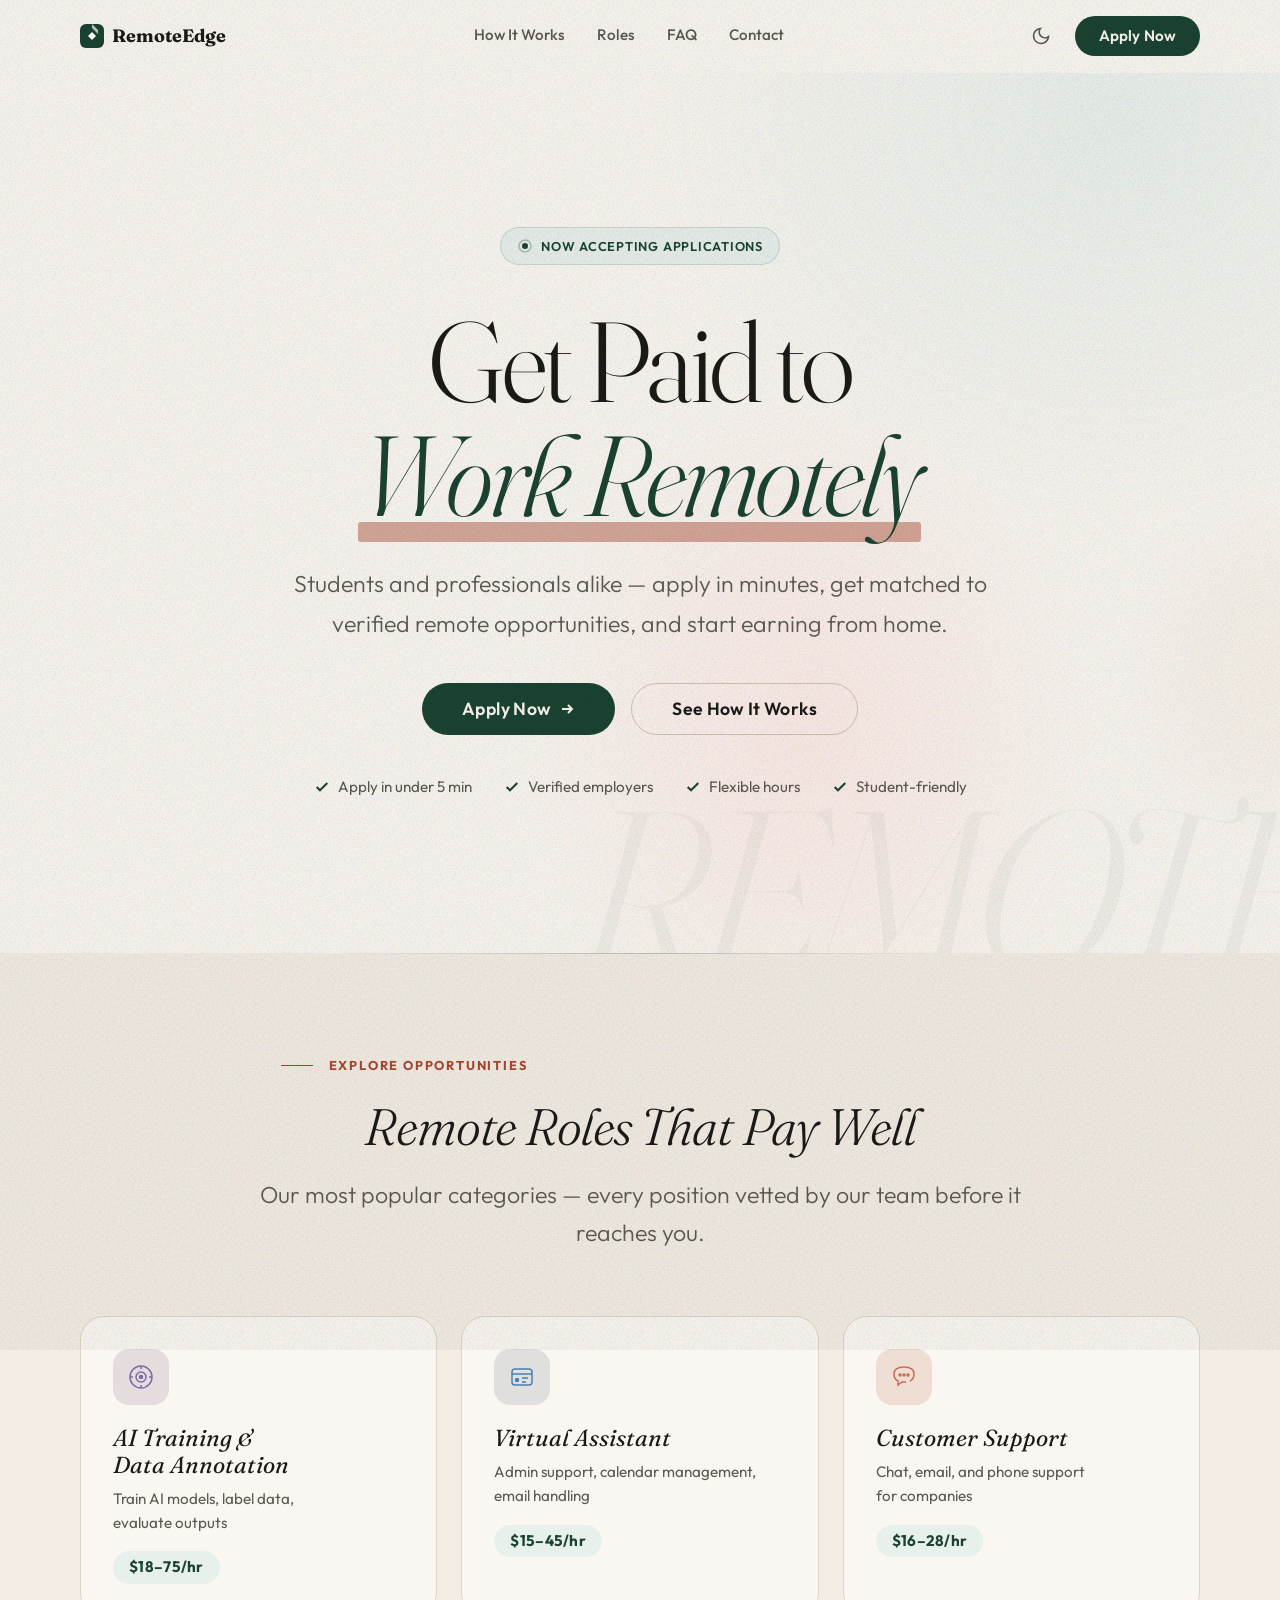
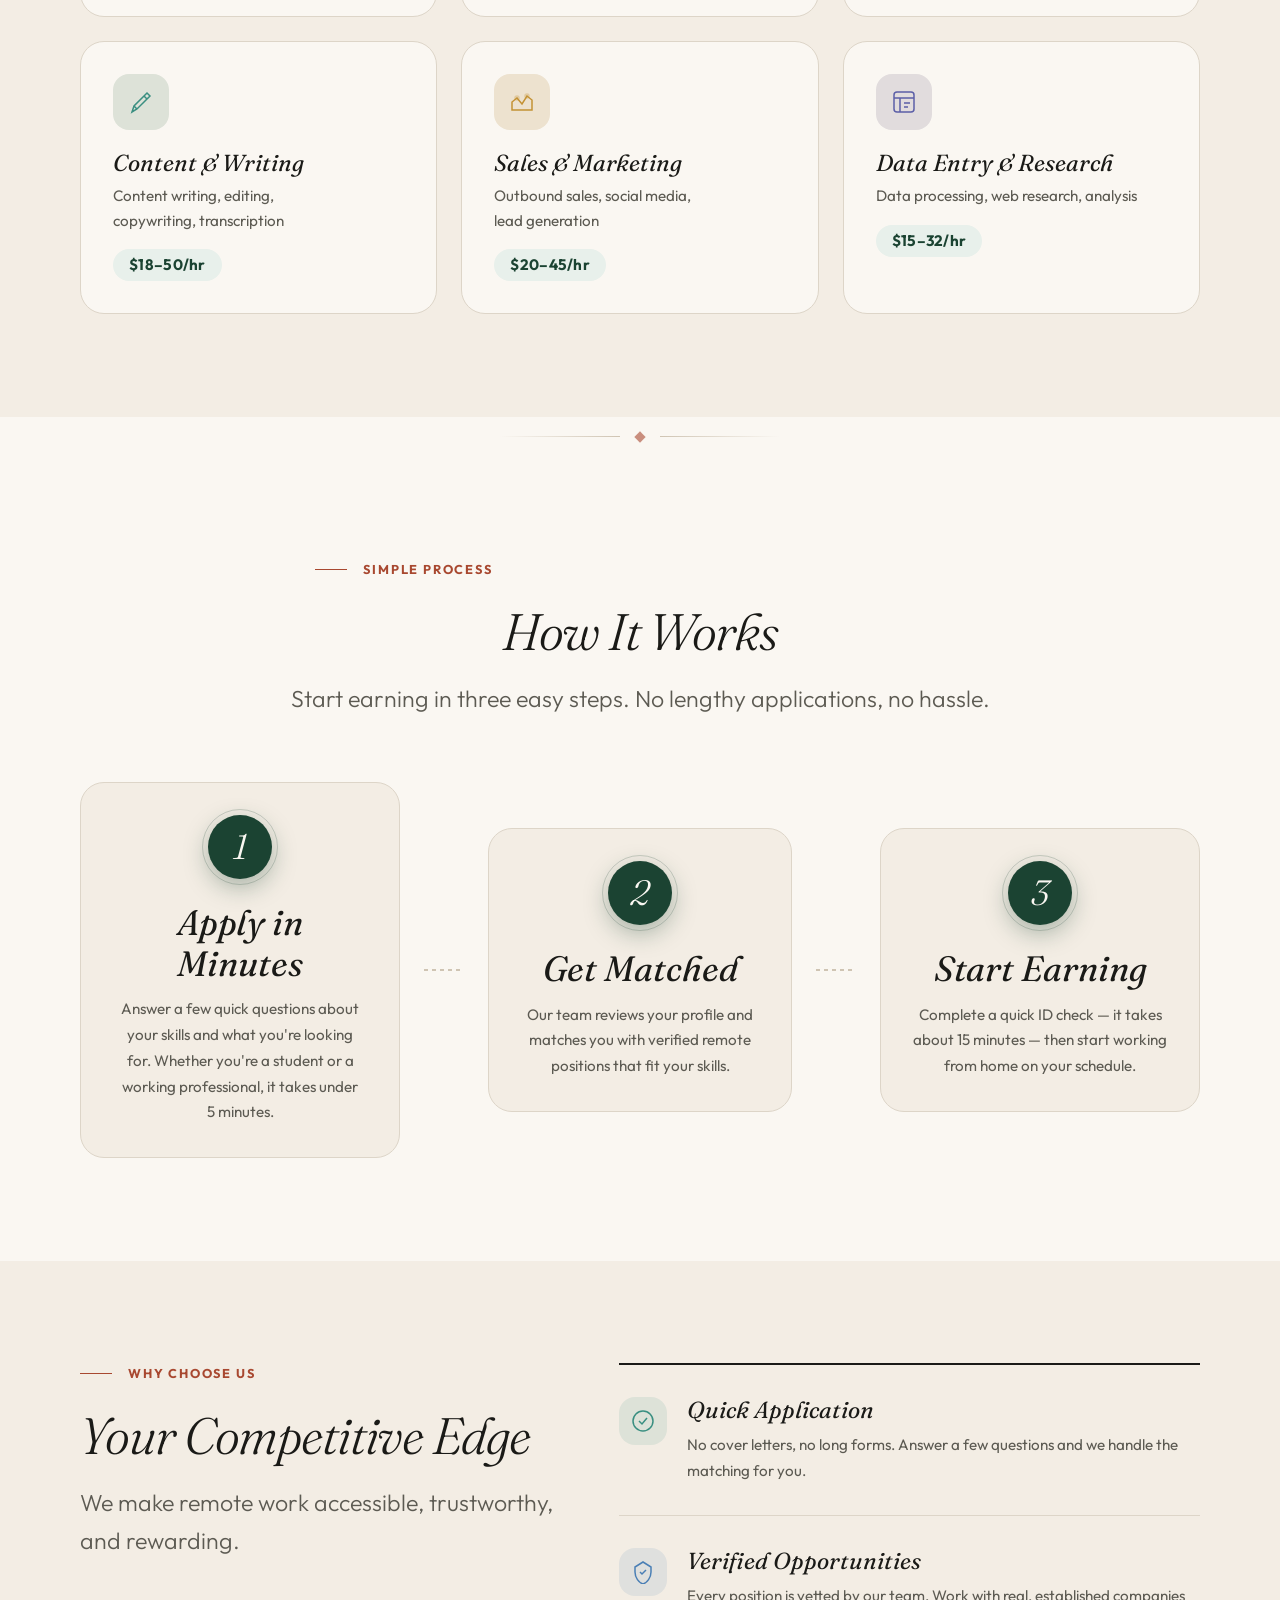
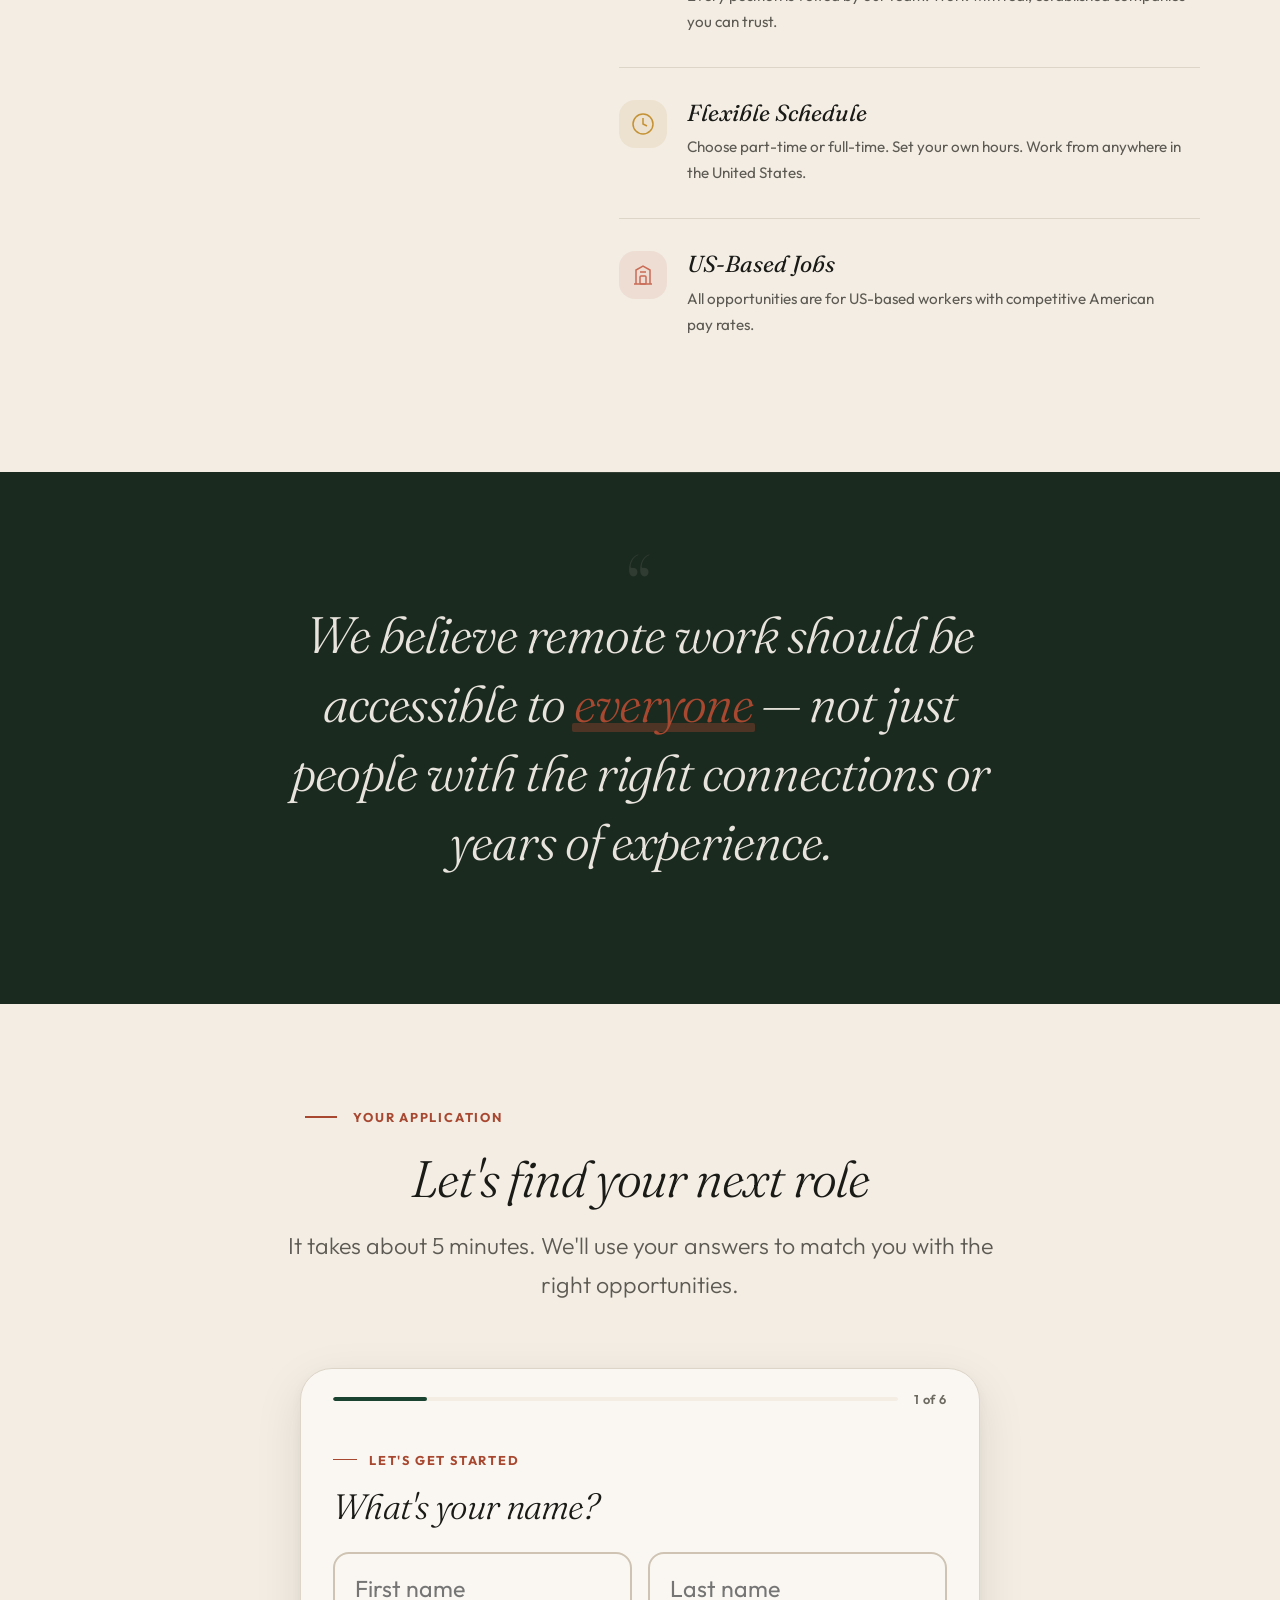
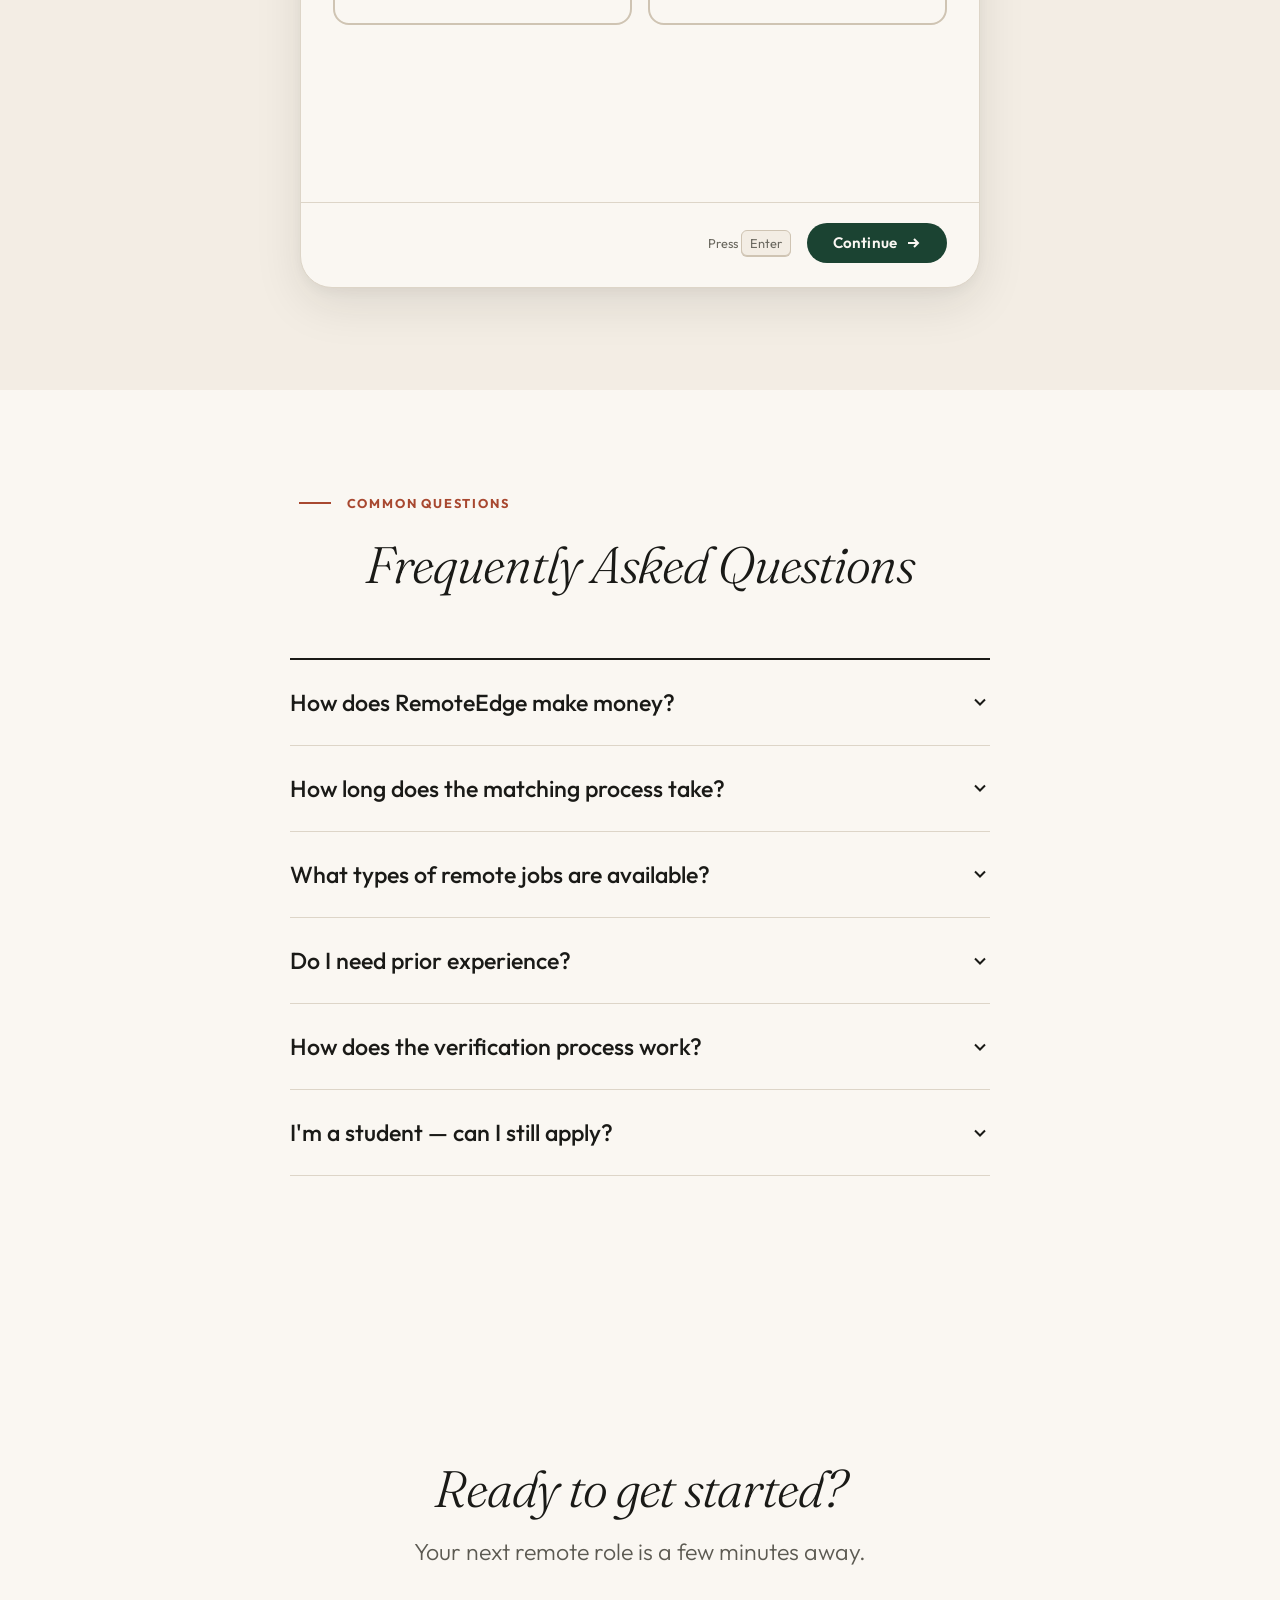
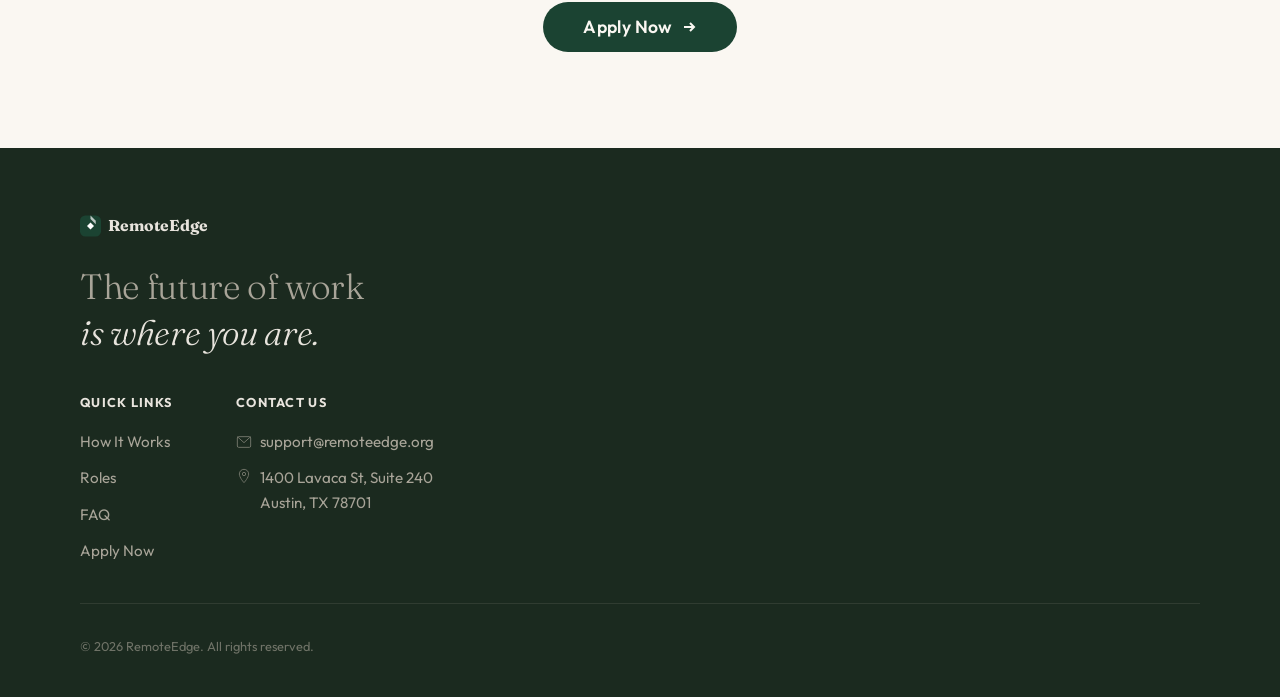
<file: index.html>
<!DOCTYPE html>
<html lang="en">
<head>
  <meta charset="UTF-8">
  <meta name="viewport" content="width=device-width, initial-scale=1.0">
  <title>RemoteEdge — Your Edge to Remote Work | Get Paid to Work Remotely</title>
  <meta name="description" content="RemoteEdge connects US-based workers and students with flexible, high-paying remote job opportunities. Apply in minutes, get matched to verified positions, and start earning from home.">

  <!-- Open Graph -->
  <meta property="og:type" content="website">
  <meta property="og:title" content="RemoteEdge — Your Edge to Remote Work">
  <meta property="og:description" content="Connect with flexible, high-paying remote job opportunities. Apply in minutes and start earning from home.">
  <meta property="og:image" content="./assets/og-image.png">
  <meta property="og:url" content="https://remoteedge.org">
  <meta property="og:site_name" content="RemoteEdge">

  <!-- Twitter -->
  <meta name="twitter:card" content="summary_large_image">
  <meta name="twitter:title" content="RemoteEdge — Your Edge to Remote Work">
  <meta name="twitter:description" content="Connect with flexible, high-paying remote job opportunities. Apply in minutes and start earning from home.">

  <!-- Favicon -->
  <link rel="icon" type="image/svg+xml" href="./assets/favicon.svg">

  <!-- Fonts -->
  <link rel="preconnect" href="https://fonts.googleapis.com">
  <link rel="preconnect" href="https://fonts.gstatic.com" crossorigin>
  <link href="https://fonts.googleapis.com/css2?family=Fraunces:ital,opsz,wght@0,9..144,300;0,9..144,400;0,9..144,700;1,9..144,300;1,9..144,400;1,9..144,700&family=Outfit:wght@300;400;500;600;700&display=swap" rel="stylesheet">

  <!-- Structured Data -->
  <script type="application/ld+json">
  {
    "@context": "https://schema.org",
    "@type": "Organization",
    "name": "RemoteEdge",
    "url": "https://remoteedge.org",
    "description": "RemoteEdge connects US-based workers and students with flexible, high-paying remote job opportunities.",
    "sameAs": []
  }
  </script>

  <!-- Prevent theme flash: detect preference before first paint -->
  <script>
    (function(){var t=window.matchMedia('(prefers-color-scheme:dark)').matches?'dark':'light';document.documentElement.setAttribute('data-theme',t)})();
  </script>

  <link rel="stylesheet" href="./base.css">
  <link rel="stylesheet" href="./style.css">
  <link rel="stylesheet" href="./page.css">
</head>
<body>

  <!-- Scroll reading progress -->
  <div class="scroll-progress" id="scroll-progress" aria-hidden="true"></div>

  <!-- Grain texture overlay (CSS-only, no realtime SVG filter) -->
  <div class="grain-overlay" aria-hidden="true"></div>

  <!-- Skip to content -->
  <a href="#main" class="skip-link">Skip to main content</a>

  <!-- ========================================
       NAVIGATION
       ======================================== -->
  <header class="nav" id="nav">
    <div class="nav-inner container">
      <!-- Logo -->
      <a href="#" class="nav-logo" aria-label="RemoteEdge Home">
        <svg width="160" height="32" viewBox="0 0 160 32" fill="none" xmlns="http://www.w3.org/2000/svg" aria-hidden="true">
          <!-- Logo mark: abstract arrow/edge shape -->
          <rect x="0" y="4" width="24" height="24" rx="6" fill="var(--color-primary)"/>
          <path d="M8 16L12 12L16 16L12 20Z" fill="white"/>
          <path d="M12 8L18 14V10L12 4V8Z" fill="white" opacity="0.7"/>
          <!-- Wordmark -->
          <text x="32" y="22" font-family="'Fraunces', Georgia, serif" font-weight="700" font-size="18" fill="currentColor">RemoteEdge</text>
        </svg>
      </a>

      <!-- Desktop nav links -->
      <nav class="nav-links" aria-label="Main navigation">
        <a href="#how-it-works" class="nav-link">How It Works</a>
        <a href="#roles" class="nav-link">Roles</a>
        <a href="#faq" class="nav-link">FAQ</a>
        <a href="#contact" class="nav-link">Contact</a>
      </nav>

      <!-- Right side -->
      <div class="nav-actions">
        <button data-theme-toggle aria-label="Switch to dark mode" class="theme-toggle">
          <svg width="20" height="20" viewBox="0 0 24 24" fill="none" stroke="currentColor" stroke-width="2"><path d="M21 12.79A9 9 0 1 1 11.21 3 7 7 0 0 0 21 12.79z"/></svg>
        </button>
        <a href="#apply" class="btn btn-primary nav-cta">Apply Now</a>
        <button class="mobile-menu-toggle" aria-label="Open menu" aria-expanded="false">
          <svg width="24" height="24" viewBox="0 0 24 24" fill="none" stroke="currentColor" stroke-width="2" stroke-linecap="round"><line x1="3" y1="6" x2="21" y2="6"/><line x1="3" y1="12" x2="21" y2="12"/><line x1="3" y1="18" x2="21" y2="18"/></svg>
        </button>
      </div>
    </div>

    <!-- Mobile menu -->
    <div class="mobile-menu" id="mobile-menu" hidden>
      <nav aria-label="Mobile navigation">
        <a href="#how-it-works" class="mobile-menu-link">How It Works</a>
        <a href="#roles" class="mobile-menu-link">Roles</a>
        <a href="#faq" class="mobile-menu-link">FAQ</a>
        <a href="#contact" class="mobile-menu-link">Contact</a>
        <a href="#apply" class="btn btn-primary mobile-menu-cta">Apply Now</a>
      </nav>
    </div>
  </header>

  <main id="main">

    <!-- ========================================
         HERO
         ======================================== -->
    <section class="hero section" id="hero">
      <div class="container hero-container">
        <div class="hero-content">
          <div class="hero-badge hero-reveal">
            <svg width="16" height="16" viewBox="0 0 16 16" fill="none"><circle cx="8" cy="8" r="3" fill="var(--color-primary)"/><circle cx="8" cy="8" r="6" stroke="var(--color-primary)" stroke-width="1.5" opacity="0.3"/></svg>
            <span>Now accepting applications</span>
          </div>
          <h1 class="hero-title hero-reveal">Get Paid to<br><em>Work Remotely</em></h1>
          <p class="hero-subtitle hero-reveal">Students and professionals alike — apply in minutes, get matched to verified remote opportunities, and start earning from home.</p>
          <div class="hero-actions hero-reveal">
            <a href="#apply" class="btn btn-primary btn-lg">
              Apply Now
              <svg width="16" height="16" viewBox="0 0 16 16" fill="none" stroke="currentColor" stroke-width="2"><path d="M3 8h10M9 4l4 4-4 4"/></svg>
            </a>
            <a href="#how-it-works" class="btn btn-secondary btn-lg">See How It Works</a>
          </div>
          <div class="hero-trust hero-reveal">
            <div class="hero-trust-item">
              <svg width="16" height="16" viewBox="0 0 16 16" fill="none" stroke="var(--color-primary)" stroke-width="2"><path d="M13.3 4L6 11.3 2.7 8"/></svg>
              <span>Apply in under 5 min</span>
            </div>
            <div class="hero-trust-item">
              <svg width="16" height="16" viewBox="0 0 16 16" fill="none" stroke="var(--color-primary)" stroke-width="2"><path d="M13.3 4L6 11.3 2.7 8"/></svg>
              <span>Verified employers</span>
            </div>
            <div class="hero-trust-item">
              <svg width="16" height="16" viewBox="0 0 16 16" fill="none" stroke="var(--color-primary)" stroke-width="2"><path d="M13.3 4L6 11.3 2.7 8"/></svg>
              <span>Flexible hours</span>
            </div>
            <div class="hero-trust-item">
              <svg width="16" height="16" viewBox="0 0 16 16" fill="none" stroke="var(--color-primary)" stroke-width="2"><path d="M13.3 4L6 11.3 2.7 8"/></svg>
              <span>Student-friendly</span>
            </div>
          </div>
        </div>
      </div>
    </section>

    <!-- ========================================
         JOB CATEGORIES
         ======================================== -->
    <section class="section categories-section" id="roles">
      <div class="container">
        <div class="section-header fade-in">
          <p class="section-label">Explore Opportunities</p>
          <h2 class="section-title">Remote Roles That Pay Well</h2>
          <p class="section-subtitle">Our most popular categories — every position vetted by our team before it reaches you.</p>
        </div>
        <div class="categories-grid">
          <!-- AI Training -->
          <div class="category-card fade-in" data-cat="purple">
            <div class="category-icon" data-cat="purple">
              <svg width="28" height="28" viewBox="0 0 28 28" fill="none" stroke="var(--color-cat-purple)" stroke-width="1.5">
                <circle cx="14" cy="14" r="11"/>
                <circle cx="14" cy="14" r="5"/>
                <circle cx="14" cy="14" r="1.5" fill="var(--color-cat-purple)"/>
                <path d="M14 3v3M14 22v3M3 14h3M22 14h3"/>
              </svg>
            </div>
            <h3 class="category-name">AI Training & Data Annotation</h3>
            <p class="category-desc">Train AI models, label data, evaluate outputs</p>
            <span class="category-pay">$18–75/hr</span>
          </div>

          <!-- Virtual Assistant -->
          <div class="category-card fade-in" data-cat="blue">
            <div class="category-icon" data-cat="blue">
              <svg width="28" height="28" viewBox="0 0 28 28" fill="none" stroke="var(--color-cat-blue)" stroke-width="1.5">
                <rect x="4" y="6" width="20" height="16" rx="3"/>
                <path d="M4 11h20"/>
                <circle cx="9" cy="17" r="1.5" fill="var(--color-cat-blue)"/>
                <path d="M14 15h6M14 19h4"/>
              </svg>
            </div>
            <h3 class="category-name">Virtual Assistant</h3>
            <p class="category-desc">Admin support, calendar management, email handling</p>
            <span class="category-pay">$15–45/hr</span>
          </div>

          <!-- Customer Support -->
          <div class="category-card fade-in" data-cat="coral">
            <div class="category-icon" data-cat="coral">
              <svg width="28" height="28" viewBox="0 0 28 28" fill="none" stroke="var(--color-cat-coral)" stroke-width="1.5">
                <path d="M20 18c2-1 4-3.5 4-7 0-5-4.5-7-10-7S4 6 4 11c0 3.5 2 6 4 7v4l4-3h4"/>
                <circle cx="10" cy="12" r="1" fill="var(--color-cat-coral)"/>
                <circle cx="14" cy="12" r="1" fill="var(--color-cat-coral)"/>
                <circle cx="18" cy="12" r="1" fill="var(--color-cat-coral)"/>
              </svg>
            </div>
            <h3 class="category-name">Customer Support</h3>
            <p class="category-desc">Chat, email, and phone support for companies</p>
            <span class="category-pay">$16–28/hr</span>
          </div>

          <!-- Content & Writing -->
          <div class="category-card fade-in" data-cat="teal">
            <div class="category-icon" data-cat="teal">
              <svg width="28" height="28" viewBox="0 0 28 28" fill="none" stroke="var(--color-cat-teal)" stroke-width="1.5">
                <path d="M5 24l2-6L20 5l3 3L10 21z"/>
                <path d="M17 8l3 3"/>
                <path d="M7 18l3 3"/>
              </svg>
            </div>
            <h3 class="category-name">Content & Writing</h3>
            <p class="category-desc">Content writing, editing, copywriting, transcription</p>
            <span class="category-pay">$18–50/hr</span>
          </div>

          <!-- Sales & Marketing -->
          <div class="category-card fade-in" data-cat="amber">
            <div class="category-icon" data-cat="amber">
              <svg width="28" height="28" viewBox="0 0 28 28" fill="none" stroke="var(--color-cat-amber)" stroke-width="1.5">
                <path d="M4 22V14l5-4 5 6 5-8 5 4v10z"/>
                <circle cx="9" cy="10" r="2" fill="var(--color-cat-amber)" opacity="0.3"/>
                <circle cx="19" cy="8" r="2" fill="var(--color-cat-amber)" opacity="0.3"/>
              </svg>
            </div>
            <h3 class="category-name">Sales & Marketing</h3>
            <p class="category-desc">Outbound sales, social media, lead generation</p>
            <span class="category-pay">$20–45/hr</span>
          </div>

          <!-- Data Entry -->
          <div class="category-card fade-in" data-cat="indigo">
            <div class="category-icon" data-cat="indigo">
              <svg width="28" height="28" viewBox="0 0 28 28" fill="none" stroke="var(--color-cat-indigo)" stroke-width="1.5">
                <rect x="4" y="4" width="20" height="20" rx="3"/>
                <path d="M4 10h20M10 10v14"/>
                <path d="M14 15h6M14 19h4"/>
              </svg>
            </div>
            <h3 class="category-name">Data Entry & Research</h3>
            <p class="category-desc">Data processing, web research, analysis</p>
            <span class="category-pay">$15–32/hr</span>
          </div>
        </div>
      </div>
    </section>

    <!-- Editorial divider -->
    <div class="editorial-divider" aria-hidden="true">
      <span class="editorial-diamond"></span>
    </div>

    <!-- ========================================
         HOW IT WORKS
         ======================================== -->
    <section class="section how-section" id="how-it-works">
      <div class="container">
        <div class="section-header fade-in">
          <p class="section-label">Simple Process</p>
          <h2 class="section-title">How It Works</h2>
          <p class="section-subtitle">Start earning in three easy steps. No lengthy applications, no hassle.</p>
        </div>
        <div class="steps-grid">
          <div class="step-card fade-in">
            <div class="step-number">1</div>
            <h3 class="step-title">Apply in Minutes</h3>
            <p class="step-desc">Answer a few quick questions about your skills and what you're looking for. Whether you're a student or a working professional, it takes under 5 minutes.</p>
          </div>
          <div class="step-connector fade-in" aria-hidden="true">
            <svg width="40" height="2" viewBox="0 0 40 2"><line x1="0" y1="1" x2="40" y2="1" stroke="var(--color-border)" stroke-width="2" stroke-dasharray="4 4"/></svg>
          </div>
          <div class="step-card fade-in">
            <div class="step-number">2</div>
            <h3 class="step-title">Get Matched</h3>
            <p class="step-desc">Our team reviews your profile and matches you with verified remote positions that fit your skills.</p>
          </div>
          <div class="step-connector fade-in" aria-hidden="true">
            <svg width="40" height="2" viewBox="0 0 40 2"><line x1="0" y1="1" x2="40" y2="1" stroke="var(--color-border)" stroke-width="2" stroke-dasharray="4 4"/></svg>
          </div>
          <div class="step-card fade-in">
            <div class="step-number">3</div>
            <h3 class="step-title">Start Earning</h3>
            <p class="step-desc">Complete a quick ID check — it takes about 15 minutes — then start working from home on your schedule.</p>
          </div>
        </div>
      </div>
    </section>

    <!-- ========================================
         WHY REMOTEEDGE
         ======================================== -->
    <section class="section why-section" id="why">
      <div class="container">
        <div class="why-layout">
          <div class="why-headline-col fade-in">
            <p class="section-label">Why Choose Us</p>
            <h2 class="section-title">Your Competitive Edge</h2>
            <p class="section-subtitle">We make remote work accessible, trustworthy, and rewarding.</p>
          </div>
          <div class="why-benefits-col">
            <div class="why-benefit fade-in" data-accent="teal">
              <div class="why-benefit-icon">
                <svg width="24" height="24" viewBox="0 0 24 24" fill="none" stroke="currentColor" stroke-width="1.5">
                  <circle cx="12" cy="12" r="10"/>
                  <path d="M8 12l3 3 5-6"/>
                </svg>
              </div>
              <div class="why-benefit-body">
                <h3 class="why-benefit-title">Quick Application</h3>
                <p class="why-benefit-desc">No cover letters, no long forms. Answer a few questions and we handle the matching for you.</p>
              </div>
            </div>
            <div class="why-benefit fade-in" data-accent="blue">
              <div class="why-benefit-icon">
                <svg width="24" height="24" viewBox="0 0 24 24" fill="none" stroke="currentColor" stroke-width="1.5">
                  <path d="M12 2L4 7v5c0 5.55 3.84 10.74 8 12 4.16-1.26 8-6.45 8-12V7l-8-5z"/>
                  <path d="M9 12l2 2 4-4"/>
                </svg>
              </div>
              <div class="why-benefit-body">
                <h3 class="why-benefit-title">Verified Opportunities</h3>
                <p class="why-benefit-desc">Every position is vetted by our team. Work with real, established companies you can trust.</p>
              </div>
            </div>
            <div class="why-benefit fade-in" data-accent="amber">
              <div class="why-benefit-icon">
                <svg width="24" height="24" viewBox="0 0 24 24" fill="none" stroke="currentColor" stroke-width="1.5">
                  <circle cx="12" cy="12" r="10"/>
                  <path d="M12 6v6l4 2"/>
                </svg>
              </div>
              <div class="why-benefit-body">
                <h3 class="why-benefit-title">Flexible Schedule</h3>
                <p class="why-benefit-desc">Choose part-time or full-time. Set your own hours. Work from anywhere in the United States.</p>
              </div>
            </div>
            <div class="why-benefit fade-in" data-accent="coral">
              <div class="why-benefit-icon">
                <svg width="24" height="24" viewBox="0 0 24 24" fill="none" stroke="currentColor" stroke-width="1.5">
                  <path d="M3 21h18M5 21V7l7-4 7 4v14"/>
                  <rect x="9" y="13" width="6" height="8" rx="1"/>
                  <path d="M9 9h6"/>
                </svg>
              </div>
              <div class="why-benefit-body">
                <h3 class="why-benefit-title">US-Based Jobs</h3>
                <p class="why-benefit-desc">All opportunities are for US-based workers with competitive American pay rates.</p>
              </div>
            </div>
          </div>
        </div>
      </div>
    </section>

    <!-- ========================================
         MANIFESTO
         ======================================== -->
    <section class="section manifesto-section" aria-label="Our mission">
      <div class="container">
        <blockquote class="manifesto fade-in">
          <p>We believe remote work should be accessible to <em>everyone</em> &mdash; not just people with the right connections or years of experience.</p>
        </blockquote>
      </div>
    </section>

    <!-- ========================================
         APPLICATION FORM — Conversational Flow
         ======================================== -->
    <section class="section form-section" id="apply">
      <div class="container">
        <div class="section-header fade-in">
          <p class="section-label">Your Application</p>
          <h2 class="section-title">Let's find your next role</h2>
          <p class="section-subtitle">It takes about 5 minutes. We'll use your answers to match you with the right opportunities.</p>
        </div>
        <div class="convo-wrapper" id="convo-wrapper">

          <!-- Progress -->
          <div class="convo-header">
            <div class="convo-progress">
              <div class="convo-progress-bar" id="convo-progress-bar"></div>
            </div>
            <span class="convo-step-count" id="convo-step-count">1 of 6</span>
          </div>

          <!-- Steps -->
          <div class="convo-body" id="convo-body">

            <!-- Step 1: Name -->
            <div class="convo-step active" data-step="1">
              <p class="convo-label">Let's get started</p>
              <h2 class="convo-question">What's your name?</h2>
              <div class="convo-fields">
                <div class="convo-field-row">
                  <div class="convo-field">
                    <input type="text" id="cf-firstName" class="convo-input" placeholder="First name" data-required aria-label="First name">
                    <span class="convo-error">Please enter your first name</span>
                  </div>
                  <div class="convo-field">
                    <input type="text" id="cf-lastName" class="convo-input" placeholder="Last name" data-required aria-label="Last name">
                    <span class="convo-error">Please enter your last name</span>
                  </div>
                </div>
              </div>
            </div>

            <!-- Step 2: Email -->
            <div class="convo-step" data-step="2">
              <p class="convo-label">Contact info</p>
              <h2 class="convo-question">What's your email address?</h2>
              <div class="convo-fields">
                <div class="convo-field">
                  <input type="email" id="cf-email" class="convo-input" placeholder="you@example.com" data-required data-type="email" aria-label="Email address">
                  <span class="convo-error">Please enter a valid email address</span>
                </div>
              </div>
            </div>

            <!-- Step 3: Student? -->
            <div class="convo-step" data-step="3">
              <p class="convo-label">About you</p>
              <h2 class="convo-question">Are you currently a student?</h2>
              <div class="convo-fields">
                <div class="convo-choices" id="cf-student-choices">
                  <button type="button" class="convo-choice" data-value="yes">Yes, I'm a student</button>
                  <button type="button" class="convo-choice" data-value="no">No, I'm not a student</button>
                </div>
                <input type="hidden" id="cf-student" data-required>
                <span class="convo-error">Please let us know</span>
              </div>
            </div>

            <!-- Step 4: School details (conditional — shown only if student) -->
            <div class="convo-step" data-step="4" data-conditional="student">
              <p class="convo-label">Student info</p>
              <h2 class="convo-question">Where do you go to school?</h2>
              <p class="convo-subtext">We'll use your school email to confirm you're a student.</p>
              <div class="convo-fields">
                <div class="convo-field">
                  <input type="text" id="cf-schoolName" class="convo-input" placeholder="e.g. University of Texas at Austin" data-required aria-label="School name">
                  <span class="convo-error">Please enter your school name</span>
                </div>
                <div class="convo-field convo-field--spaced">
                  <input type="email" id="cf-schoolEmail" class="convo-input" placeholder="you@university.edu" data-required data-type="email" aria-label="School email address">
                  <span class="convo-error">Please enter a valid school email address</span>
                </div>
              </div>
            </div>

            <!-- Step 5: Phone -->
            <div class="convo-step" data-step="5">
              <p class="convo-label">Contact info</p>
              <h2 class="convo-question">What's your phone number?</h2>
              <div class="convo-fields">
                <div class="convo-field">
                  <input type="tel" id="cf-phone" class="convo-input" placeholder="(555) 123-4567" data-required aria-label="Phone number">
                  <span class="convo-error">Please enter your phone number</span>
                </div>
              </div>
            </div>

            <!-- Step 6: State -->
            <div class="convo-step" data-step="6">
              <p class="convo-label">Location</p>
              <h2 class="convo-question">Which state are you based in?</h2>
              <div class="convo-fields">
                <div class="convo-field">
                  <select id="cf-state" class="convo-select" data-required required aria-label="State">
                    <option value="" disabled selected>Select your state</option>
                    <option value="AL">Alabama</option><option value="AK">Alaska</option><option value="AZ">Arizona</option>
                    <option value="AR">Arkansas</option><option value="CA">California</option><option value="CO">Colorado</option>
                    <option value="CT">Connecticut</option><option value="DE">Delaware</option><option value="FL">Florida</option>
                    <option value="GA">Georgia</option><option value="HI">Hawaii</option><option value="ID">Idaho</option>
                    <option value="IL">Illinois</option><option value="IN">Indiana</option><option value="IA">Iowa</option>
                    <option value="KS">Kansas</option><option value="KY">Kentucky</option><option value="LA">Louisiana</option>
                    <option value="ME">Maine</option><option value="MD">Maryland</option><option value="MA">Massachusetts</option>
                    <option value="MI">Michigan</option><option value="MN">Minnesota</option><option value="MS">Mississippi</option>
                    <option value="MO">Missouri</option><option value="MT">Montana</option><option value="NE">Nebraska</option>
                    <option value="NV">Nevada</option><option value="NH">New Hampshire</option><option value="NJ">New Jersey</option>
                    <option value="NM">New Mexico</option><option value="NY">New York</option><option value="NC">North Carolina</option>
                    <option value="ND">North Dakota</option><option value="OH">Ohio</option><option value="OK">Oklahoma</option>
                    <option value="OR">Oregon</option><option value="PA">Pennsylvania</option><option value="RI">Rhode Island</option>
                    <option value="SC">South Carolina</option><option value="SD">South Dakota</option><option value="TN">Tennessee</option>
                    <option value="TX">Texas</option><option value="UT">Utah</option><option value="VT">Vermont</option>
                    <option value="VA">Virginia</option><option value="WA">Washington</option><option value="WV">West Virginia</option>
                    <option value="WI">Wisconsin</option><option value="WY">Wyoming</option><option value="DC">District of Columbia</option>
                  </select>
                  <span class="convo-error">Please select your state</span>
                </div>
              </div>
            </div>

            <!-- Step 7: Role -->
            <div class="convo-step" data-step="7">
              <p class="convo-label">Your interests</p>
              <h2 class="convo-question">What type of role interests you most?</h2>
              <div class="convo-fields">
                <div class="convo-choices" id="cf-role-choices">
                  <button type="button" class="convo-choice" data-value="ai-training">
                    <svg width="22" height="22" viewBox="0 0 28 28" fill="none" stroke="currentColor" stroke-width="1.5"><circle cx="14" cy="14" r="11"/><circle cx="14" cy="14" r="5"/><circle cx="14" cy="14" r="1.5" fill="currentColor"/></svg>
                    AI Training & Data
                  </button>
                  <button type="button" class="convo-choice" data-value="virtual-assistant">
                    <svg width="22" height="22" viewBox="0 0 28 28" fill="none" stroke="currentColor" stroke-width="1.5"><rect x="4" y="6" width="20" height="16" rx="3"/><path d="M4 11h20"/></svg>
                    Virtual Assistant
                  </button>
                  <button type="button" class="convo-choice" data-value="customer-support">
                    <svg width="22" height="22" viewBox="0 0 28 28" fill="none" stroke="currentColor" stroke-width="1.5"><path d="M20 18c2-1 4-3.5 4-7 0-5-4.5-7-10-7S4 6 4 11c0 3.5 2 6 4 7v4l4-3h4"/></svg>
                    Customer Support
                  </button>
                  <button type="button" class="convo-choice" data-value="content-writing">
                    <svg width="22" height="22" viewBox="0 0 28 28" fill="none" stroke="currentColor" stroke-width="1.5"><path d="M5 24l2-6L20 5l3 3L10 21z"/><path d="M17 8l3 3"/></svg>
                    Content & Writing
                  </button>
                  <button type="button" class="convo-choice" data-value="sales-marketing">
                    <svg width="22" height="22" viewBox="0 0 28 28" fill="none" stroke="currentColor" stroke-width="1.5"><path d="M4 22V14l5-4 5 6 5-8 5 4v10z"/></svg>
                    Sales & Marketing
                  </button>
                  <button type="button" class="convo-choice" data-value="data-entry">
                    <svg width="22" height="22" viewBox="0 0 28 28" fill="none" stroke="currentColor" stroke-width="1.5"><rect x="4" y="4" width="20" height="20" rx="3"/><path d="M4 10h20M10 10v14"/></svg>
                    Data Entry & Research
                  </button>
                  <button type="button" class="convo-choice" data-value="open">
                    <svg width="22" height="22" viewBox="0 0 28 28" fill="none" stroke="currentColor" stroke-width="1.5"><circle cx="14" cy="14" r="11"/><path d="M8 14h12M14 8v12"/></svg>
                    Open to Anything
                  </button>
                </div>
                <input type="hidden" id="cf-role" data-required>
                <span class="convo-error">Please select a role</span>
              </div>
            </div>


          </div>

          <!-- Navigation -->
          <div class="convo-footer">
            <button type="button" class="convo-btn-back" id="convo-back" aria-label="Previous question" hidden>
              <svg width="18" height="18" viewBox="0 0 16 16" fill="none" stroke="currentColor" stroke-width="2"><path d="M10 12L6 8l4-4"/></svg>
            </button>
            <div class="convo-footer-right">
              <span class="convo-enter-hint" id="convo-enter-hint">Press <kbd>Enter</kbd></span>
              <button type="button" class="btn btn-primary convo-btn-next" id="convo-next">
                Continue
                <svg width="16" height="16" viewBox="0 0 16 16" fill="none" stroke="currentColor" stroke-width="2"><path d="M3 8h10M9 4l4 4-4 4"/></svg>
              </button>
            </div>
          </div>

        </div>

        <!-- Success message -->
        <div id="form-success" class="form-success" hidden>
          <div class="form-success-inner">
            <svg width="48" height="48" viewBox="0 0 48 48" fill="none">
              <circle cx="24" cy="24" r="22" stroke="var(--color-primary)" stroke-width="2"/>
              <path d="M15 24l6 6 12-14" stroke="var(--color-primary)" stroke-width="2.5" stroke-linecap="round" stroke-linejoin="round"/>
            </svg>
            <h3 class="form-success-title">Great start!</h3>
            <p class="form-success-desc">We've sent a follow-up to your email with a few more questions to help us match you to the right roles.</p>
            <p class="form-success-note">Check your inbox (and spam folder) — complete the next step to finish your application.</p>
          </div>
        </div>
      </div>
    </section>

    <!-- ========================================
         FAQ
         ======================================== -->
    <section class="section faq-section" id="faq">
      <div class="container">
        <div class="section-header fade-in">
          <p class="section-label">Common Questions</p>
          <h2 class="section-title">Frequently Asked Questions</h2>
        </div>
        <div class="faq-list">
          <details class="faq-item fade-in">
            <summary class="faq-question">
              <span>How does RemoteEdge make money?</span>
              <svg class="faq-chevron" width="20" height="20" viewBox="0 0 20 20" fill="none" stroke="currentColor" stroke-width="2"><path d="M5 7.5l5 5 5-5"/></svg>
            </summary>
            <div class="faq-answer">
              <p>We're compensated by the companies when we successfully match them with qualified candidates. You'll never be charged or asked for payment information — our service is completely on the employer side.</p>
            </div>
          </details>

          <details class="faq-item fade-in">
            <summary class="faq-question">
              <span>How long does the matching process take?</span>
              <svg class="faq-chevron" width="20" height="20" viewBox="0 0 20 20" fill="none" stroke="currentColor" stroke-width="2"><path d="M5 7.5l5 5 5-5"/></svg>
            </summary>
            <div class="faq-answer">
              <p>Most applicants hear back within 2–3 business days. Our team carefully reviews each application to find the best fit. Some high-demand roles may match even faster.</p>
            </div>
          </details>

          <details class="faq-item fade-in">
            <summary class="faq-question">
              <span>What types of remote jobs are available?</span>
              <svg class="faq-chevron" width="20" height="20" viewBox="0 0 20 20" fill="none" stroke="currentColor" stroke-width="2"><path d="M5 7.5l5 5 5-5"/></svg>
            </summary>
            <div class="faq-answer">
              <p>We offer a wide range of remote positions including AI Training & Data Annotation, Virtual Assistant, Customer Support, Content & Writing, Sales & Marketing, and Data Entry & Research. Pay ranges from $15 to $75+ per hour depending on the role and experience level.</p>
            </div>
          </details>

          <details class="faq-item fade-in">
            <summary class="faq-question">
              <span>Do I need prior experience?</span>
              <svg class="faq-chevron" width="20" height="20" viewBox="0 0 20 20" fill="none" stroke="currentColor" stroke-width="2"><path d="M5 7.5l5 5 5-5"/></svg>
            </summary>
            <div class="faq-answer">
              <p>Not necessarily. Many of our positions are open to beginners, including students. We have entry-level roles like data entry, customer support, and AI training that don't require prior experience. Just be honest about your background in your application — we'll match you to roles that fit.</p>
            </div>
          </details>

          <details class="faq-item fade-in">
            <summary class="faq-question">
              <span>How does the verification process work?</span>
              <svg class="faq-chevron" width="20" height="20" viewBox="0 0 20 20" fill="none" stroke="currentColor" stroke-width="2"><path d="M5 7.5l5 5 5-5"/></svg>
            </summary>
            <div class="faq-answer">
              <p>Once you're matched with a position, we'll send you a link to verify your identity through a secure third-party platform. This is standard practice to protect both you and the employer. The process typically takes 10-15 minutes.</p>
            </div>
          </details>

          <details class="faq-item fade-in">
            <summary class="faq-question">
              <span>I'm a student — can I still apply?</span>
              <svg class="faq-chevron" width="20" height="20" viewBox="0 0 20 20" fill="none" stroke="currentColor" stroke-width="2"><path d="M5 7.5l5 5 5-5"/></svg>
            </summary>
            <div class="faq-answer">
              <p>Absolutely. Many of our roles are a great fit for students — especially part-time positions in data entry, AI training, and customer support. You can work around your class schedule and build real professional experience. During the application, we'll ask for your school name and email to confirm you're a student.</p>
            </div>
          </details>

          <details class="faq-item fade-in">
            <summary class="faq-question">
              <span>Can I work part-time?</span>
              <svg class="faq-chevron" width="20" height="20" viewBox="0 0 20 20" fill="none" stroke="currentColor" stroke-width="2"><path d="M5 7.5l5 5 5-5"/></svg>
            </summary>
            <div class="faq-answer">
              <p>Yes. Many of our positions offer flexible, part-time schedules — perfect for students or anyone balancing other commitments. You can indicate your availability preference in your application. Whether you're looking for a few hours a week or a full-time commitment, we have options for you.</p>
            </div>
          </details>
        </div>
      </div>
    </section>

    <!-- ========================================
         CLOSING CTA
         ======================================== -->
    <section class="section cta-section">
      <div class="container">
        <div class="cta-block fade-in">
          <h2 class="cta-title">Ready to get started?</h2>
          <p class="cta-desc">Your next remote role is a few minutes away.</p>
          <a href="#apply" class="btn btn-primary btn-lg">
            Apply Now
            <svg width="16" height="16" viewBox="0 0 16 16" fill="none" stroke="currentColor" stroke-width="2"><path d="M3 8h10M9 4l4 4-4 4"/></svg>
          </a>
        </div>
      </div>
    </section>

  </main>

  <!-- ========================================
       FOOTER
       ======================================== -->
  <footer class="footer" id="contact">
    <div class="container footer-inner">
      <div class="footer-brand">
        <a href="#" class="nav-logo footer-logo" aria-label="RemoteEdge Home">
          <svg width="140" height="28" viewBox="0 0 160 32" fill="none" xmlns="http://www.w3.org/2000/svg" aria-hidden="true">
            <rect x="0" y="4" width="24" height="24" rx="6" fill="var(--color-primary)"/>
            <path d="M8 16L12 12L16 16L12 20Z" fill="white"/>
            <path d="M12 8L18 14V10L12 4V8Z" fill="white" opacity="0.7"/>
            <text x="32" y="22" font-family="'Fraunces', Georgia, serif" font-weight="700" font-size="18" fill="currentColor">RemoteEdge</text>
          </svg>
        </a>
        <p class="footer-pullquote">The future of work<br><em>is where you are.</em></p>
      </div>
      <div class="footer-columns">
        <nav class="footer-nav" aria-label="Footer navigation">
          <h4 class="footer-nav-heading">Quick Links</h4>
          <a href="#how-it-works">How It Works</a>
          <a href="#roles">Roles</a>
          <a href="#faq">FAQ</a>
          <a href="#apply">Apply Now</a>
        </nav>
        <div class="footer-contact-info">
          <h4 class="footer-nav-heading">Contact Us</h4>
          <a href="mailto:support@remoteedge.org" class="footer-contact-link">
            <svg width="16" height="16" viewBox="0 0 24 24" fill="none" stroke="currentColor" stroke-width="1.5"><rect x="2" y="4" width="20" height="16" rx="2"/><path d="M22 4L12 13 2 4"/></svg>
            support@remoteedge.org
          </a>
          <p class="footer-address">
            <svg width="16" height="16" viewBox="0 0 24 24" fill="none" stroke="currentColor" stroke-width="1.5"><path d="M12 2C8.13 2 5 5.13 5 9c0 5.25 7 13 7 13s7-7.75 7-13c0-3.87-3.13-7-7-7z"/><circle cx="12" cy="9" r="2.5"/></svg>
            1400 Lavaca St, Suite 240<br>Austin, TX 78701
          </p>
        </div>
      </div>
      <div class="footer-bottom">
        <p class="footer-copyright">&copy; 2026 RemoteEdge. All rights reserved.</p>
      </div>
    </div>
  </footer>

  <script src="./app.js?v=2" defer></script>
</body>
</html>
</file>
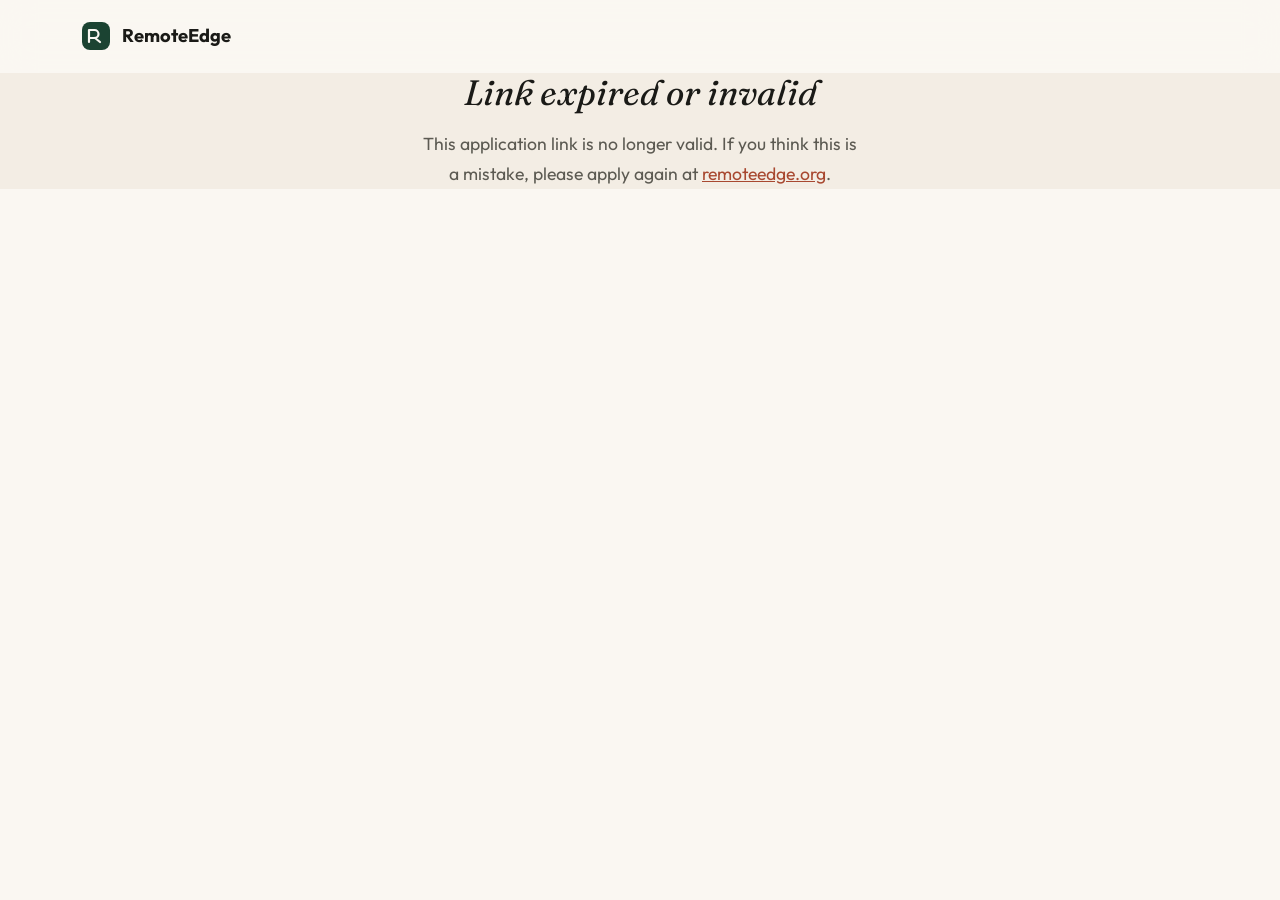
<file: complete-application.html>
<!DOCTYPE html>
<html lang="en">
<head>
  <meta charset="UTF-8">
  <meta name="viewport" content="width=device-width, initial-scale=1.0">
  <title>Complete Your Application — RemoteEdge</title>
  <meta name="description" content="Finish your RemoteEdge application to get matched with remote job opportunities.">
  <meta name="robots" content="noindex">

  <!-- Favicon -->
  <link rel="icon" type="image/svg+xml" href="./assets/favicon.svg">

  <!-- Fonts -->
  <link rel="preconnect" href="https://fonts.googleapis.com">
  <link rel="preconnect" href="https://fonts.gstatic.com" crossorigin>
  <link href="https://fonts.googleapis.com/css2?family=Fraunces:ital,opsz,wght@0,9..144,300;0,9..144,400;0,9..144,700;1,9..144,300;1,9..144,400;1,9..144,700&family=Outfit:wght@300;400;500;600;700&display=swap" rel="stylesheet">

  <!-- Prevent theme flash -->
  <script>
    (function(){var t=window.matchMedia('(prefers-color-scheme:dark)').matches?'dark':'light';document.documentElement.setAttribute('data-theme',t)})();
  </script>

  <link rel="stylesheet" href="./base.css">
  <link rel="stylesheet" href="./style.css">
  <link rel="stylesheet" href="./page.css">
</head>
<body>

  <!-- Simple nav -->
  <nav class="nav" id="nav">
    <div class="container nav-inner">
      <a href="./" class="nav-logo" aria-label="RemoteEdge home">
        <svg width="32" height="32" viewBox="0 0 32 32" fill="none" xmlns="http://www.w3.org/2000/svg" aria-hidden="true">
          <rect x="2" y="2" width="28" height="28" rx="8" fill="var(--color-primary)"/>
          <path d="M9 22V10h5.5a4 4 0 0 1 0 8H9" stroke="var(--color-bg)" stroke-width="2.2" stroke-linecap="round" stroke-linejoin="round"/>
          <path d="M15 18l5 4" stroke="var(--color-bg)" stroke-width="2.2" stroke-linecap="round"/>
        </svg>
        <span style="margin-left: 10px; font-family: var(--font-heading); font-weight: 700; font-size: 1.15rem;">RemoteEdge</span>
      </a>
    </div>
  </nav>

  <main>
    <section class="form-section" style="padding-top: var(--space-3xl); padding-bottom: var(--space-3xl);">
      <div class="container" style="max-width: 680px;">

        <!-- Loading state -->
        <div id="loading-state" class="form-success-inner" style="text-align: center; padding: var(--space-2xl);">
          <p style="color: var(--color-text-muted);">Loading your application...</p>
        </div>

        <!-- Error state -->
        <div id="error-state" hidden class="form-success-inner" style="text-align: center; padding: var(--space-2xl);">
          <h3 class="form-success-title">Link expired or invalid</h3>
          <p class="form-success-desc">This application link is no longer valid. If you think this is a mistake, please apply again at <a href="./" style="color: var(--color-accent);">remoteedge.org</a>.</p>
        </div>

        <!-- Already completed state -->
        <div id="completed-state" hidden class="form-success-inner" style="text-align: center; padding: var(--space-2xl);">
          <svg width="48" height="48" viewBox="0 0 48 48" fill="none">
            <circle cx="24" cy="24" r="22" stroke="var(--color-primary)" stroke-width="2"/>
            <path d="M15 24l6 6 12-14" stroke="var(--color-primary)" stroke-width="2.5" stroke-linecap="round" stroke-linejoin="round"/>
          </svg>
          <h3 class="form-success-title">Already completed!</h3>
          <p class="form-success-desc">You've already finished your application. Our team will be in touch soon.</p>
        </div>

        <!-- Completion form -->
        <div id="completion-form" hidden>
          <div style="margin-bottom: var(--space-xl);">
            <p class="convo-label">Welcome back, <span id="applicant-name"></span></p>
            <h2 style="font-family: var(--font-heading); font-size: clamp(1.5rem, 3vw, 2rem); margin-bottom: var(--space-sm);">Let's finish your application</h2>
            <p style="color: var(--color-text-muted); line-height: 1.6;">Just a few more questions and your resume — this helps us match you to the right roles.</p>
          </div>

          <div class="convo-form-wrapper" id="convo-wrapper">
            <div class="convo-progress">
              <div class="convo-progress-bar" id="convo-progress-bar"></div>
            </div>
            <div class="convo-header">
              <span class="convo-step-count" id="convo-step-count">1 of 8</span>
            </div>

            <div class="convo-body" id="convo-body">

              <!-- Step 1: Experience -->
              <div class="convo-step active" data-step="1">
                <p class="convo-label">Background</p>
                <h2 class="convo-question">How much work experience do you have?</h2>
                <div class="convo-fields">
                  <div class="convo-choices" id="cf-experience-choices">
                    <button type="button" class="convo-choice" data-value="none">Just getting started</button>
                    <button type="button" class="convo-choice" data-value="1-2">1-2 years</button>
                    <button type="button" class="convo-choice" data-value="3-5">3-5 years</button>
                    <button type="button" class="convo-choice" data-value="5+">5+ years</button>
                  </div>
                  <input type="hidden" id="cf-experience" data-required>
                  <span class="convo-error">Please select your experience level</span>
                </div>
              </div>

              <!-- Step 2: Availability -->
              <div class="convo-step" data-step="2">
                <p class="convo-label">Availability</p>
                <h2 class="convo-question">Are you looking for part-time or full-time?</h2>
                <div class="convo-fields">
                  <div class="convo-choices" id="cf-availability-choices">
                    <button type="button" class="convo-choice" data-value="part-time">Part-time</button>
                    <button type="button" class="convo-choice" data-value="full-time">Full-time</button>
                    <button type="button" class="convo-choice" data-value="either">I'm flexible</button>
                  </div>
                  <input type="hidden" id="cf-availability" data-required>
                  <span class="convo-error">Please select your availability</span>
                </div>
              </div>

              <!-- Step 3: Interest -->
              <div class="convo-step" data-step="3">
                <p class="convo-label">Getting to know you</p>
                <h2 class="convo-question">What initially sparked your interest in remote work?</h2>
                <div class="convo-fields">
                  <div class="convo-field">
                    <textarea id="cf-interest" class="convo-textarea" rows="4" placeholder="Maybe it was flexibility, a specific goal, or something else entirely..." data-required aria-label="Interest in remote work"></textarea>
                    <span class="convo-error">We'd love to hear your thoughts — even a sentence or two helps</span>
                    <span class="convo-textarea-hint">Shift + Enter for a new line</span>
                  </div>
                </div>
              </div>

              <!-- Step 4: Learning -->
              <div class="convo-step" data-step="4">
                <p class="convo-label">Your perspective</p>
                <h2 class="convo-question">How do you usually approach learning something completely new?</h2>
                <div class="convo-fields">
                  <div class="convo-field">
                    <textarea id="cf-learning" class="convo-textarea" rows="4" placeholder="Do you watch tutorials, jump right in, ask others for help?" data-required aria-label="Learning approach"></textarea>
                    <span class="convo-error">We'd love to hear your thoughts — even a sentence or two helps</span>
                    <span class="convo-textarea-hint">Shift + Enter for a new line</span>
                  </div>
                </div>
              </div>

              <!-- Step 5: Conflict -->
              <div class="convo-step" data-step="5">
                <p class="convo-label">Working with others</p>
                <h2 class="convo-question">Tell us about a time you had a disagreement at work or school &mdash; how did you handle it?</h2>
                <div class="convo-fields">
                  <div class="convo-field">
                    <textarea id="cf-conflict" class="convo-textarea" rows="4" placeholder="It doesn't have to be a big deal — even small disagreements count." data-required aria-label="Conflict resolution"></textarea>
                    <span class="convo-error">We'd love to hear an example — even a brief one</span>
                    <span class="convo-textarea-hint">Shift + Enter for a new line</span>
                  </div>
                </div>
              </div>

              <!-- Step 6: Work style -->
              <div class="convo-step" data-step="6">
                <p class="convo-label">Work style</p>
                <h2 class="convo-question">Do you prefer working independently or collaboratively? Why?</h2>
                <div class="convo-fields">
                  <div class="convo-field">
                    <textarea id="cf-workstyle" class="convo-textarea" rows="4" placeholder="A few sentences about how you like to work day-to-day..." data-required aria-label="Work style preference"></textarea>
                    <span class="convo-error">We'd love to hear your thoughts — even a sentence or two helps</span>
                    <span class="convo-textarea-hint">Shift + Enter for a new line</span>
                  </div>
                </div>
              </div>

              <!-- Step 7: Anything else (optional) -->
              <div class="convo-step" data-step="7">
                <p class="convo-label">Almost done</p>
                <h2 class="convo-question">Is there anything else about your experience you'd like us to know?</h2>
                <p class="convo-subtext">This one's optional — skip it if you'd like.</p>
                <div class="convo-fields">
                  <div class="convo-field">
                    <textarea id="cf-additional" class="convo-textarea" rows="4" placeholder="Anything else you want to share..." aria-label="Additional info"></textarea>
                    <span class="convo-textarea-hint">Shift + Enter for a new line</span>
                  </div>
                </div>
              </div>

              <!-- Step 8: Resume -->
              <div class="convo-step" data-step="8">
                <p class="convo-label">Last step</p>
                <h2 class="convo-question">Now, let's add your resume.</h2>
                <p class="convo-subtext">We accept PDF, DOC, or DOCX. This helps us match you to the right roles faster.</p>
                <div class="convo-fields">
                  <div class="convo-field">
                    <div class="convo-file-upload" id="convo-file-area">
                      <input type="file" id="cf-resume" accept=".pdf,.doc,.docx" class="convo-file-input" data-required aria-label="Resume upload">
                      <label for="cf-resume" class="convo-file-label" id="convo-file-label">
                        <svg width="32" height="32" viewBox="0 0 32 32" fill="none" stroke="currentColor" stroke-width="1.5"><path d="M16 4v18M10 10l6-6 6 6"/><path d="M4 22v4a2 2 0 002 2h20a2 2 0 002-2v-4"/></svg>
                        <span class="convo-file-text" id="convo-file-text">Choose a file or drag it here</span>
                        <span class="convo-file-formats">PDF, DOC, DOCX</span>
                      </label>
                    </div>
                    <span class="convo-error">Please upload your resume</span>
                  </div>
                </div>
              </div>

            </div>

            <!-- Navigation -->
            <div class="convo-footer">
              <button type="button" class="convo-btn-back" id="convo-back" aria-label="Previous question" hidden>
                <svg width="18" height="18" viewBox="0 0 16 16" fill="none" stroke="currentColor" stroke-width="2"><path d="M10 12L6 8l4-4"/></svg>
              </button>
              <div class="convo-footer-right">
                <span class="convo-enter-hint" id="convo-enter-hint">Press <kbd>Enter</kbd></span>
                <button type="button" class="btn btn-primary convo-btn-next" id="convo-next">
                  Continue
                  <svg width="16" height="16" viewBox="0 0 16 16" fill="none" stroke="currentColor" stroke-width="2"><path d="M3 8h10M9 4l4 4-4 4"/></svg>
                </button>
              </div>
            </div>
          </div>

          <!-- Success -->
          <div id="form-success" class="form-success" hidden>
            <div class="form-success-inner">
              <svg width="48" height="48" viewBox="0 0 48 48" fill="none">
                <circle cx="24" cy="24" r="22" stroke="var(--color-primary)" stroke-width="2"/>
                <path d="M15 24l6 6 12-14" stroke="var(--color-primary)" stroke-width="2.5" stroke-linecap="round" stroke-linejoin="round"/>
              </svg>
              <h3 class="form-success-title">You're all set!</h3>
              <p class="form-success-desc">Your application is complete. Our team will review it and reach out within 2-3 business days with roles that match your profile.</p>
              <p class="form-success-note">Keep an eye on your inbox — that's where we'll contact you.</p>
            </div>
          </div>
        </div>

      </div>
    </section>
  </main>

  <script src="./complete-application.js"></script>
</body>
</html>
</file>
<file: base.css>
/* base.css */
*, *::before, *::after { box-sizing: border-box; margin: 0; padding: 0; }

html {
  -moz-text-size-adjust: none;
  -webkit-text-size-adjust: none;
  text-size-adjust: none;
  -webkit-font-smoothing: antialiased;
  -moz-osx-font-smoothing: grayscale;
  text-rendering: optimizeLegibility;
  scroll-behavior: smooth;
  hanging-punctuation: first last;
  scroll-padding-top: var(--space-16);
}

body {
  min-height: 100dvh;
  line-height: 1.6;
  font-family: var(--font-body, sans-serif);
  font-size: var(--text-base);
  color: var(--color-text);
  background-color: var(--color-bg);
}

img, picture, video, canvas, svg { display: block; max-width: 100%; height: auto; }
ul[role="list"], ol[role="list"] { list-style: none; }
input, button, textarea, select { font: inherit; color: inherit; }

h1, h2, h3, h4, h5, h6 { text-wrap: balance; line-height: 1.15; }
p, li, figcaption { text-wrap: pretty; max-width: 72ch; }

::selection {
  background: var(--color-primary-highlight);
  background: oklch(from var(--color-primary) l c h / 0.25);
  color: var(--color-text);
}

:focus-visible {
  outline: 2px solid var(--color-primary);
  outline-offset: 3px;
  border-radius: var(--radius-sm);
}

@media (prefers-reduced-motion: reduce) {
  *, *::before, *::after {
    animation-duration: 0.01ms !important;
    animation-iteration-count: 1 !important;
    transition-duration: 0.01ms !important;
    scroll-behavior: auto !important;
  }
}

button { cursor: pointer; background: none; border: none; }
table { border-collapse: collapse; width: 100%; }
[hidden] { display: none !important; }

a, button, [role="button"], [role="link"], input, textarea, select {
  transition: color var(--transition-interactive),
              background var(--transition-interactive),
              border-color var(--transition-interactive),
              box-shadow var(--transition-interactive);
}

.sr-only {
  position: absolute; width: 1px; height: 1px; padding: 0; margin: -1px;
  overflow: hidden; clip: rect(0, 0, 0, 0); white-space: nowrap; border-width: 0;
}

.skip-link {
  position: absolute;
  top: 0;
  left: 0;
  padding: var(--space-2) var(--space-4);
  background: var(--color-primary);
  color: var(--color-text-inverse);
  z-index: 200;
  font-size: var(--text-sm);
  font-weight: 600;
  text-decoration: none;
  transform: translateY(-100%);
  transition: transform var(--transition-fast);
}

.skip-link:focus {
  transform: translateY(0);
}
</file>
<file: style.css>
/* Art direction: Editorial Warmth — High-end magazine meets modern SaaS
   Palette: Warm cream surfaces, deep forest green primary, coral accents
   Typography: Fraunces (display, editorial serif) + Outfit (body, geometric sans)
   Density: Generous, editorial — dramatic whitespace, bold typographic moments */

/* ========================================
   DESIGN TOKENS
   ======================================== */

:root {
  /* Type Scale — dramatic editorial range */
  --text-xs:   clamp(0.72rem,  0.68rem + 0.2vw, 0.8rem);
  --text-sm:   clamp(0.85rem, 0.8rem  + 0.25vw, 0.95rem);
  --text-base: clamp(1rem,     0.95rem + 0.25vw, 1.1rem);
  --text-lg:   clamp(1.15rem, 1rem    + 0.75vw, 1.45rem);
  --text-xl:   clamp(1.5rem,   1.2rem  + 1.25vw, 2.25rem);
  --text-2xl:  clamp(2rem,     1.2rem  + 2.5vw,  3.25rem);
  --text-3xl:  clamp(3rem,     1rem    + 5.5vw,  6.5rem);
  --text-4xl:  clamp(3.5rem,   1.5rem  + 7vw,    8rem);

  /* Spacing (4px base) */
  --space-1:  0.25rem;
  --space-2:  0.5rem;
  --space-3:  0.75rem;
  --space-4:  1rem;
  --space-5:  1.25rem;
  --space-6:  1.5rem;
  --space-8:  2rem;
  --space-10: 2.5rem;
  --space-12: 3rem;
  --space-16: 4rem;
  --space-20: 5rem;
  --space-24: 6rem;
  --space-32: 8rem;

  /* Radius */
  --radius-sm: 0.375rem;
  --radius-md: 0.625rem;
  --radius-lg: 1rem;
  --radius-xl: 1.5rem;
  --radius-2xl: 2rem;
  --radius-full: 9999px;

  /* Transitions */
  --transition-fast: 150ms cubic-bezier(0.16, 1, 0.3, 1);
  --transition-interactive: 250ms cubic-bezier(0.16, 1, 0.3, 1);
  --transition-slow: 500ms cubic-bezier(0.16, 1, 0.3, 1);

  /* Content widths */
  --content-narrow: 640px;
  --content-default: 960px;
  --content-wide: 1200px;

  /* Font families */
  --font-display: 'Fraunces', 'Georgia', serif;
  --font-body: 'Outfit', 'Helvetica Neue', sans-serif;
}

/* ========================================
   LIGHT MODE (default)
   ======================================== */

:root, [data-theme="light"] {
  /* Surfaces — warm cream palette */
  --color-bg:               #FAF7F2;
  --color-surface:          #F3EDE4;
  --color-surface-2:        #EBE4D8;
  --color-surface-offset:   #E3DBCE;
  --color-surface-offset-2: #D9CFC0;
  --color-surface-dynamic:  #CFC4B3;
  --color-divider:          #DDD5C8;
  --color-border:           #CFC4B3;

  /* Text */
  --color-text:           #1A1A17;
  --color-text-muted:     #5C5A52;
  --color-text-faint:     #6B6960;
  --color-text-inverse:   #FAF7F2;

  /* Primary — Deep Forest Green */
  --color-primary:          #1B4332;
  --color-primary-hover:    #14352A;
  --color-primary-active:   #0D2820;
  --color-primary-light:    #2D6A4F;
  --color-primary-highlight: #E8F0EB;

  /* Accent — Warm Coral (darkened for 4.5:1 on cream) */
  --color-accent:           #A84830;
  --color-accent-hover:     #913D27;
  --color-accent-highlight: #FCEAE5;

  /* Error */
  --color-error:            #C1292E;
  --color-error-hover:      #A82228;
  --color-error-highlight:  #F8E0E0;

  /* Success */
  --color-success:          #2D6A4F;
  --color-success-highlight:#E8F0EB;

  /* Category accent colors */
  --color-cat-purple:     #7B6BA6;
  --color-cat-blue:       #4A7FB5;
  --color-cat-coral:      #C96B55;
  --color-cat-teal:       #3A8F81;
  --color-cat-amber:      #C49234;
  --color-cat-indigo:     #5C5FA8;

  /* Shadows — warmer */
  --shadow-sm: 0 1px 3px rgba(26, 26, 23, 0.04), 0 1px 2px rgba(26, 26, 23, 0.02);
  --shadow-md: 0 4px 16px rgba(26, 26, 23, 0.06), 0 2px 4px rgba(26, 26, 23, 0.03);
  --shadow-lg: 0 16px 48px rgba(26, 26, 23, 0.10), 0 4px 12px rgba(26, 26, 23, 0.04);
  --shadow-xl: 0 24px 64px rgba(26, 26, 23, 0.14), 0 8px 20px rgba(26, 26, 23, 0.06);

  /* Dark section (stats, CTA) */
  --color-dark-bg:         #1B2A1F;
  --color-dark-surface:    #243429;
  --color-dark-text:       #E8E4DD;
  --color-dark-text-muted: #A8A498;
}

/* ========================================
   DARK MODE
   ======================================== */

[data-theme="dark"] {
  --color-bg:               #141412;
  --color-surface:          #1C1C19;
  --color-surface-2:        #242420;
  --color-surface-offset:   #2C2C27;
  --color-surface-offset-2: #35352F;
  --color-surface-dynamic:  #3D3D36;
  --color-divider:          #2C2C27;
  --color-border:           #3D3D36;

  --color-text:           #EAE7E0;
  --color-text-muted:     #A8A498;
  --color-text-faint:     #6E6C64;
  --color-text-inverse:   #141412;

  --color-primary:          #52B788;
  --color-primary-hover:    #6BC99A;
  --color-primary-active:   #40916C;
  --color-primary-light:    #74C69D;
  --color-primary-highlight: #1A2E22;

  --color-accent:           #F4845F;
  --color-accent-hover:     #F09372;
  --color-accent-highlight: #2E1F1A;

  --color-error:            #F47174;
  --color-error-hover:      #E05558;
  --color-error-highlight:  #2E1A1A;

  --color-success:          #52B788;
  --color-success-highlight:#1A2E22;

  --color-cat-purple:     #A99CCC;
  --color-cat-blue:       #7AADDB;
  --color-cat-coral:      #E09580;
  --color-cat-teal:       #6BB8AA;
  --color-cat-amber:      #DDB05C;
  --color-cat-indigo:     #9294D4;

  --shadow-sm: 0 1px 3px rgba(0, 0, 0, 0.3);
  --shadow-md: 0 4px 16px rgba(0, 0, 0, 0.35);
  --shadow-lg: 0 16px 48px rgba(0, 0, 0, 0.4);
  --shadow-xl: 0 24px 64px rgba(0, 0, 0, 0.5);

  --color-dark-bg:         #0D0D0B;
  --color-dark-surface:    #161614;
  --color-dark-text:       #EAE7E0;
  --color-dark-text-muted: #8A8780;
}

/* Dark mode via prefers-color-scheme removed — handled by inline
   <script> in <head> that sets data-theme before first paint. */

/* ========================================
   GRAIN TEXTURE OVERLAY
   Uses a tiny 150x150 inline SVG data-URI tiled via CSS.
   Zero runtime cost — no feTurbulence, no GPU filter.
   ======================================== */

.grain-overlay {
  position: fixed;
  top: -50%;
  left: -50%;
  width: 200%;
  height: 200%;
  pointer-events: none;
  z-index: 9999;
  opacity: 0.30;
  mix-blend-mode: multiply;
  background-image: url("data:image/svg+xml,%3Csvg viewBox='0 0 200 200' xmlns='http://www.w3.org/2000/svg'%3E%3Cfilter id='n'%3E%3CfeTurbulence type='fractalNoise' baseFrequency='0.65' numOctaves='3' stitchTiles='stitch'/%3E%3C/filter%3E%3Crect width='100%25' height='100%25' filter='url(%23n)'/%3E%3C/svg%3E");
  background-repeat: repeat;
  background-size: 200px 200px;
}

[data-theme="dark"] .grain-overlay {
  opacity: 0.12;
  mix-blend-mode: soft-light;
}

/* ========================================
   COMPONENT STYLES
   ======================================== */

/* Container */
.container {
  max-width: var(--content-wide);
  margin-inline: auto;
  padding-inline: var(--space-5);
}

@media (min-width: 768px) {
  .container {
    padding-inline: var(--space-10);
  }
}

/* Section spacing */
.section {
  padding-block: clamp(var(--space-16), 8vw, var(--space-32));
  position: relative;
}

/* Buttons — refined pill style with weight */
.btn {
  display: inline-flex;
  align-items: center;
  justify-content: center;
  gap: var(--space-2);
  font-family: var(--font-body);
  font-size: var(--text-sm);
  font-weight: 600;
  letter-spacing: 0.01em;
  line-height: 1;
  padding: var(--space-3) var(--space-6);
  border-radius: var(--radius-full);
  cursor: pointer;
  text-decoration: none;
  border: none;
  position: relative;
  overflow: hidden;
  transition: transform var(--transition-interactive),
              box-shadow var(--transition-interactive),
              background-color var(--transition-interactive),
              border-color var(--transition-interactive);
}

.btn::after {
  content: '';
  position: absolute;
  inset: 0;
  border-radius: inherit;
  opacity: 0;
  transition: opacity var(--transition-fast);
  background: linear-gradient(135deg, rgba(255,255,255,0.15), transparent);
}

.btn:hover::after {
  opacity: 1;
}

.btn:hover {
  transform: translateY(-2px);
  box-shadow: var(--shadow-lg);
}

.btn:active {
  transform: translateY(0);
  box-shadow: var(--shadow-sm);
}

.btn:disabled,
.btn[disabled] {
  opacity: 0.45;
  pointer-events: none;
  cursor: not-allowed;
}

.btn-primary {
  background: var(--color-primary);
  color: var(--color-text-inverse);
}

.btn-primary:hover {
  background: var(--color-primary-hover);
}

.btn-primary:active {
  background: var(--color-primary-active);
}

.btn-secondary {
  background: transparent;
  color: var(--color-text);
  border: 1.5px solid var(--color-border);
}

.btn-secondary:hover {
  background: var(--color-surface);
  border-color: var(--color-text-faint);
}

.btn-lg {
  font-size: var(--text-base);
  padding: var(--space-4) var(--space-10);
  letter-spacing: 0.02em;
}

/* Form Elements */
.form-group {
  display: flex;
  flex-direction: column;
  gap: var(--space-2);
}

.form-label {
  font-size: var(--text-sm);
  font-weight: 600;
  color: var(--color-text);
  letter-spacing: 0.01em;
}

.form-input,
.form-select,
.form-textarea {
  font-family: var(--font-body);
  font-size: var(--text-base);
  padding: var(--space-3) var(--space-4);
  border: 1.5px solid var(--color-border);
  border-radius: var(--radius-md);
  background: var(--color-bg);
  color: var(--color-text);
  transition: border-color var(--transition-interactive),
              box-shadow var(--transition-interactive);
}

.form-input:focus,
.form-select:focus,
.form-textarea:focus {
  outline: 2px solid var(--color-primary);
  outline-offset: 1px;
  border-color: var(--color-primary);
  box-shadow: 0 0 0 4px var(--color-primary-highlight);
}

.form-select:invalid {
  color: var(--color-text-faint);
}

.form-select option {
  color: var(--color-text);
}

.form-input.error,
.form-select.error,
.form-textarea.error {
  border-color: var(--color-error);
  box-shadow: 0 0 0 4px var(--color-error-highlight);
}

/* Form validation shake */
@keyframes shake {
  0%, 100% { transform: translateX(0); }
  20% { transform: translateX(-6px); }
  40% { transform: translateX(5px); }
  60% { transform: translateX(-4px); }
  80% { transform: translateX(2px); }
}

.shake {
  animation: shake 0.4s cubic-bezier(0.16, 1, 0.3, 1);
}

.form-error {
  font-size: var(--text-xs);
  color: var(--color-error);
  display: none;
}

.form-error.visible {
  display: block;
}

/* Section headings — editorial style */
.section-label {
  font-family: var(--font-body);
  font-size: var(--text-xs);
  font-weight: 700;
  text-transform: uppercase;
  letter-spacing: 0.14em;
  color: var(--color-accent);
  margin-bottom: var(--space-6);
  display: flex;
  align-items: center;
  gap: var(--space-4);
}

.section-label::before {
  content: '';
  width: 32px;
  height: 1.5px;
  background: var(--color-accent);
  flex-shrink: 0;
}

.section-header .section-label {
  justify-content: center;
}

.section-title {
  font-family: var(--font-display);
  font-size: var(--text-2xl);
  font-weight: 300;
  font-style: italic;
  color: var(--color-text);
  margin-bottom: var(--space-5);
  letter-spacing: -0.02em;
  line-height: 1.1;
}

.section-subtitle {
  font-family: var(--font-body);
  font-size: var(--text-lg);
  font-weight: 300;
  color: var(--color-text-muted);
  max-width: 55ch;
  line-height: 1.65;
}

/* Scroll reveal animations */
.js-reveal-hidden {
  opacity: 0;
  transform: translateY(32px);
  transition: opacity 0.8s cubic-bezier(0.16, 1, 0.3, 1),
              transform 0.8s cubic-bezier(0.16, 1, 0.3, 1);
}

.js-reveal-hidden[data-reveal="scale"] {
  transform: scale(0.92);
}

.js-reveal-hidden[data-reveal="left"] {
  transform: translateX(-32px);
}

.js-reveal-hidden[data-reveal="right"] {
  transform: translateX(32px);
}

.js-reveal-visible {
  opacity: 1 !important;
  transform: translateY(0) translateX(0) scale(1) !important;
}

/* CTA arrow micro-interaction */
.btn svg {
  transition: transform var(--transition-interactive);
}

.btn:hover svg {
  transform: translateX(3px);
}
</file>
<file: page.css>
/* Fix scroll-padding for 72px sticky nav */
html {
  scroll-padding-top: 88px;
}

/* ========================================
   SCROLL PROGRESS BAR
   ======================================== */

.scroll-progress {
  position: fixed;
  top: 0;
  left: 0;
  height: 3px;
  width: 0%;
  background: var(--color-primary);
  z-index: 101;
  pointer-events: none;
  transition: width 80ms linear;
}

[data-theme="dark"] .scroll-progress {
  background: var(--color-accent);
}

/* ========================================
   NAVIGATION
   ======================================== */

.nav {
  position: sticky;
  top: 0;
  z-index: 100;
  background: rgba(250, 247, 242, 0.88);
  background: oklch(from var(--color-bg) l c h / 0.88);
  backdrop-filter: blur(16px) saturate(1.2);
  -webkit-backdrop-filter: blur(16px) saturate(1.2);
  border-bottom: 1px solid transparent;
  transition: border-color var(--transition-slow),
              box-shadow var(--transition-slow);
}

.nav--scrolled {
  border-bottom-color: var(--color-divider);
  box-shadow: var(--shadow-md);
}

.nav-inner {
  display: flex;
  align-items: center;
  justify-content: space-between;
  height: 72px;
}

.nav-logo {
  display: flex;
  align-items: center;
  text-decoration: none;
  color: var(--color-text);
  flex-shrink: 0;
}

.nav-logo svg {
  display: inline;
}

.nav-logo:hover svg rect {
  transition: transform 0.5s cubic-bezier(0.16, 1, 0.3, 1);
  transform-origin: 12px 16px;
  transform: rotate(8deg);
}

.nav-logo svg rect {
  transition: transform 0.5s cubic-bezier(0.16, 1, 0.3, 1);
}

.nav-links {
  display: none;
  align-items: center;
  gap: var(--space-8);
}

@media (min-width: 768px) {
  .nav-links {
    display: flex;
  }
}

.nav-link {
  font-size: var(--text-sm);
  font-weight: 500;
  color: var(--color-text-muted);
  text-decoration: none;
  position: relative;
  padding-bottom: 2px;
  transition: color var(--transition-interactive);
}

.nav-link::after {
  content: '';
  position: absolute;
  bottom: -2px;
  left: 0;
  width: 0;
  height: 1.5px;
  background: var(--color-primary);
  transition: width var(--transition-interactive);
}

.nav-link:hover {
  color: var(--color-text);
}

.nav-link:hover::after {
  width: 100%;
}

.nav-actions {
  display: flex;
  align-items: center;
  gap: var(--space-3);
}

.theme-toggle {
  display: flex;
  align-items: center;
  justify-content: center;
  width: 44px;
  height: 44px;
  border-radius: var(--radius-full);
  color: var(--color-text-muted);
  transition: color var(--transition-interactive),
              background-color var(--transition-interactive),
              transform var(--transition-interactive);
}

.theme-toggle:hover {
  color: var(--color-text);
  background: var(--color-surface);
  transform: rotate(15deg);
}

.nav-cta {
  display: none;
}

@media (min-width: 768px) {
  .nav-cta {
    display: inline-flex;
  }
}

.mobile-menu-toggle {
  display: flex;
  align-items: center;
  justify-content: center;
  width: 44px;
  height: 44px;
  color: var(--color-text);
}

@media (min-width: 768px) {
  .mobile-menu-toggle {
    display: none;
  }
}

.mobile-menu {
  background: var(--color-bg);
  border-top: 1px solid var(--color-divider);
  padding: var(--space-4);
}

.mobile-menu-link {
  display: block;
  padding: var(--space-3) var(--space-4);
  font-size: var(--text-base);
  font-weight: 500;
  color: var(--color-text);
  text-decoration: none;
  border-radius: var(--radius-md);
  transition: background var(--transition-interactive);
}

.mobile-menu-link:hover,
.mobile-menu-link:active {
  background: var(--color-surface);
}

.mobile-menu-cta {
  width: 100%;
  margin-top: var(--space-2);
}

/* ========================================
   HERO
   ======================================== */

.hero {
  padding-top: clamp(var(--space-20), 12vw, 10rem);
  padding-bottom: clamp(var(--space-20), 12vw, 10rem);
  overflow: hidden;
  position: relative;
}

/* Gradient mesh background — more dramatic */
.hero::before {
  content: '';
  position: absolute;
  top: -30%;
  right: -15%;
  width: 80%;
  height: 140%;
  background:
    radial-gradient(ellipse 70% 50% at 65% 25%, var(--color-primary-highlight) 0%, transparent 65%),
    radial-gradient(ellipse 50% 50% at 35% 75%, var(--color-accent-highlight) 0%, transparent 55%),
    radial-gradient(ellipse 30% 30% at 80% 70%, color-mix(in srgb, var(--color-cat-amber) 6%, transparent) 0%, transparent 50%);
  opacity: 0.9;
  pointer-events: none;
  z-index: 0;
}

[data-theme="dark"] .hero::before {
  opacity: 0.35;
}

.hero-container {
  display: grid;
  grid-template-columns: 1fr;
  gap: var(--space-12);
  align-items: center;
  position: relative;
  z-index: 1;
}

@media (min-width: 1024px) {
  .hero-container {
    grid-template-columns: 1fr;
    justify-items: center;
    text-align: center;
  }
}

.hero-content {
  max-width: 720px;
}

@media (min-width: 1024px) {
  .hero-content {
    max-width: 780px;
  }
  .hero-subtitle {
    margin-inline: auto;
  }
  .hero-actions {
    justify-content: center;
  }
  .hero-trust {
    justify-content: center;
  }
}

/* Oversized decorative background text */
.hero::after {
  content: 'REMOTE';
  position: absolute;
  bottom: -6%;
  right: -3%;
  font-family: var(--font-display);
  font-size: clamp(8rem, 18vw, 22rem);
  font-weight: 300;
  font-style: italic;
  color: var(--color-primary);
  opacity: 0.035;
  pointer-events: none;
  z-index: 0;
  letter-spacing: -0.05em;
  line-height: 1;
  white-space: nowrap;
  user-select: none;
}

[data-theme="dark"] .hero::after {
  opacity: 0.04;
}

.hero-badge {
  display: inline-flex;
  align-items: center;
  gap: var(--space-2);
  font-family: var(--font-body);
  font-size: var(--text-xs);
  font-weight: 600;
  letter-spacing: 0.06em;
  text-transform: uppercase;
  color: var(--color-primary);
  background: var(--color-primary-highlight);
  padding: var(--space-2) var(--space-4);
  border-radius: var(--radius-full);
  margin-bottom: var(--space-10);
  border: 1px solid color-mix(in srgb, var(--color-primary) 15%, transparent);
}

/* Pulse animation for the badge live dot */
.hero-badge svg circle:first-child {
  animation: badge-pulse 2.5s ease-in-out infinite;
}

@keyframes badge-pulse {
  0%, 100% { opacity: 1; }
  50% { opacity: 0.4; }
}

.hero-title {
  font-family: var(--font-display);
  font-size: var(--text-4xl);
  font-weight: 300;
  color: var(--color-text);
  margin-bottom: var(--space-8);
  letter-spacing: -0.03em;
  line-height: 1.0;
}

.hero-title em {
  font-style: italic;
  font-weight: 300;
  color: var(--color-primary);
  position: relative;
}

.hero-title em::after {
  content: '';
  position: absolute;
  bottom: 0.02em;
  left: -0.02em;
  right: -0.02em;
  height: 0.18em;
  background: var(--color-accent);
  opacity: 0.45;
  border-radius: 3px;
  z-index: -1;
}

.hero-subtitle {
  font-family: var(--font-body);
  font-size: var(--text-lg);
  font-weight: 300;
  color: var(--color-text-muted);
  margin-bottom: var(--space-10);
  max-width: 48ch;
  line-height: 1.7;
}

.hero-actions {
  display: flex;
  flex-wrap: wrap;
  gap: var(--space-4);
  margin-bottom: var(--space-10);
}

.hero-trust {
  display: flex;
  flex-wrap: wrap;
  gap: var(--space-8);
}

.hero-trust-item {
  display: flex;
  align-items: center;
  gap: var(--space-2);
  font-size: var(--text-sm);
  font-weight: 400;
  color: var(--color-text-muted);
}

.hero-trust-item svg {
  display: inline;
  flex-shrink: 0;
}


/* Hero entrance choreography — staggered reveals */
@keyframes hero-enter {
  from {
    opacity: 0;
    transform: translateY(28px);
  }
  to {
    opacity: 1;
    transform: translateY(0);
  }
}

.hero-reveal {
  animation: hero-enter 0.9s cubic-bezier(0.16, 1, 0.3, 1) both;
}

.hero-content > .hero-reveal:nth-child(1) { animation-delay: 0.05s; }
.hero-content > .hero-reveal:nth-child(2) { animation-delay: 0.2s; }
.hero-content > .hero-reveal:nth-child(3) { animation-delay: 0.35s; }
.hero-content > .hero-reveal:nth-child(4) { animation-delay: 0.5s; }
.hero-content > .hero-reveal:nth-child(5) { animation-delay: 0.65s; }

/* Hero underline sweep — syncs with title reveal */
@keyframes underline-sweep {
  from { transform: scaleX(0); }
  to   { transform: scaleX(1); }
}

.hero-title em::after {
  transform-origin: left;
  animation: underline-sweep 0.6s cubic-bezier(0.16, 1, 0.3, 1) 0.7s both;
}

/* ========================================
   JOB CATEGORIES
   ======================================== */

.categories-section {
  background: var(--color-surface);
  position: relative;
}

/* Top decorative border */
.categories-section::before {
  content: '';
  position: absolute;
  top: 0;
  left: 50%;
  transform: translateX(-50%);
  width: min(80%, 600px);
  height: 1px;
  background: linear-gradient(90deg, transparent, var(--color-primary), transparent);
  opacity: 0.25;
}

.section-header {
  text-align: center;
  margin-bottom: clamp(var(--space-10), 5vw, var(--space-20));
}

.section-header .section-subtitle {
  margin-inline: auto;
}

.categories-grid {
  display: grid;
  grid-template-columns: repeat(auto-fill, minmax(min(300px, 100%), 1fr));
  gap: var(--space-6);
}

.category-card {
  background: var(--color-bg);
  border: 1px solid var(--color-divider);
  border-radius: var(--radius-xl);
  padding: var(--space-8);
  position: relative;
  overflow: hidden;
  transition: box-shadow var(--transition-interactive),
              border-color var(--transition-interactive);
}

/* Accent top border on hover — uses card's own category color */
.category-card::before {
  content: '';
  position: absolute;
  top: 0;
  left: 0;
  right: 0;
  height: 3px;
  background: var(--_cat-color, var(--color-primary));
  transform: scaleX(0);
  transform-origin: left;
  transition: transform 0.4s cubic-bezier(0.16, 1, 0.3, 1);
}

.category-card[data-cat="purple"] { --_cat-color: var(--color-cat-purple); }
.category-card[data-cat="blue"]   { --_cat-color: var(--color-cat-blue); }
.category-card[data-cat="coral"]  { --_cat-color: var(--color-cat-coral); }
.category-card[data-cat="teal"]   { --_cat-color: var(--color-cat-teal); }
.category-card[data-cat="amber"]  { --_cat-color: var(--color-cat-amber); }
.category-card[data-cat="indigo"] { --_cat-color: var(--color-cat-indigo); }

.category-card:hover {
  box-shadow: var(--shadow-lg);
  border-color: color-mix(in srgb, var(--_cat-color, var(--color-primary)) 25%, var(--color-divider));
}

.category-card:hover::before {
  transform: scaleX(1);
}

.category-icon {
  width: 56px;
  height: 56px;
  border-radius: var(--radius-lg);
  display: flex;
  align-items: center;
  justify-content: center;
  margin-bottom: var(--space-5);
  transition: transform var(--transition-interactive);
}

.category-card:hover .category-icon {
  transform: translateY(-3px);
}

.category-icon svg {
  display: inline;
  transition: transform 0.5s cubic-bezier(0.16, 1, 0.3, 1);
}

/* Each category icon has a unique hover animation */
.category-card:hover .category-icon[data-cat="purple"] svg {
  animation: icon-spin 0.7s cubic-bezier(0.16, 1, 0.3, 1);
}

.category-card:hover .category-icon[data-cat="blue"] svg {
  animation: icon-bounce 0.5s cubic-bezier(0.16, 1, 0.3, 1);
}

.category-card:hover .category-icon[data-cat="coral"] svg {
  animation: icon-wiggle 0.4s cubic-bezier(0.16, 1, 0.3, 1);
}

.category-card:hover .category-icon[data-cat="teal"] svg {
  animation: icon-tilt 0.5s cubic-bezier(0.16, 1, 0.3, 1);
}

.category-card:hover .category-icon[data-cat="amber"] svg {
  animation: icon-pulse 0.5s cubic-bezier(0.16, 1, 0.3, 1);
}

.category-card:hover .category-icon[data-cat="indigo"] svg {
  animation: icon-bounce 0.5s cubic-bezier(0.16, 1, 0.3, 1) 0.05s;
}

@keyframes icon-spin {
  from { transform: rotate(0deg); }
  to { transform: rotate(360deg); }
}

@keyframes icon-bounce {
  0%, 100% { transform: translateY(0); }
  35% { transform: translateY(-5px); }
  65% { transform: translateY(-2px); }
}

@keyframes icon-wiggle {
  0%, 100% { transform: rotate(0deg); }
  20% { transform: rotate(-6deg); }
  40% { transform: rotate(5deg); }
  60% { transform: rotate(-3deg); }
  80% { transform: rotate(2deg); }
}

@keyframes icon-tilt {
  0%, 100% { transform: rotate(0deg); }
  50% { transform: rotate(-12deg); }
}

@keyframes icon-pulse {
  0%, 100% { transform: scale(1); }
  50% { transform: scale(1.15); }
}

.category-icon[data-cat="purple"] { background: color-mix(in srgb, var(--color-cat-purple) 12%, var(--color-surface)); }
.category-icon[data-cat="blue"]   { background: color-mix(in srgb, var(--color-cat-blue) 12%, var(--color-surface)); }
.category-icon[data-cat="coral"]  { background: color-mix(in srgb, var(--color-cat-coral) 12%, var(--color-surface)); }
.category-icon[data-cat="teal"]   { background: color-mix(in srgb, var(--color-cat-teal) 12%, var(--color-surface)); }
.category-icon[data-cat="amber"]  { background: color-mix(in srgb, var(--color-cat-amber) 12%, var(--color-surface)); }
.category-icon[data-cat="indigo"] { background: color-mix(in srgb, var(--color-cat-indigo) 12%, var(--color-surface)); }

.category-name {
  font-family: var(--font-display);
  font-size: var(--text-lg);
  font-weight: 400;
  font-style: italic;
  color: var(--color-text);
  margin-bottom: var(--space-2);
}

.category-desc {
  font-size: var(--text-sm);
  color: var(--color-text-muted);
  margin-bottom: var(--space-4);
  line-height: 1.6;
}

.category-pay {
  display: inline-flex;
  font-family: var(--font-body);
  font-size: var(--text-sm);
  font-weight: 700;
  color: var(--color-primary);
  background: var(--color-primary-highlight);
  padding: var(--space-1) var(--space-4);
  border-radius: var(--radius-full);
  letter-spacing: 0.02em;
}

/* ========================================
   EDITORIAL DIVIDERS
   ======================================== */

.editorial-divider {
  display: flex;
  align-items: center;
  justify-content: center;
  padding-block: var(--space-4);
}

.editorial-divider::before,
.editorial-divider::after {
  content: '';
  flex: 1;
  max-width: 120px;
  height: 1px;
  background: linear-gradient(90deg, transparent, var(--color-border));
}

.editorial-divider::after {
  background: linear-gradient(90deg, var(--color-border), transparent);
}

.editorial-diamond {
  width: 8px;
  height: 8px;
  background: var(--color-accent);
  transform: rotate(45deg);
  margin-inline: var(--space-4);
  flex-shrink: 0;
  opacity: 0.6;
}

/* ========================================
   HOW IT WORKS
   ======================================== */

.how-section {
  background: var(--color-bg);
}

.steps-grid {
  display: flex;
  flex-direction: column;
  gap: var(--space-6);
  align-items: center;
}

@media (min-width: 768px) {
  .steps-grid {
    flex-direction: row;
    justify-content: center;
    gap: var(--space-6);
  }
}

.step-card {
  text-align: center;
  max-width: 320px;
  padding: var(--space-8);
  border-radius: var(--radius-xl);
  background: var(--color-surface);
  border: 1px solid var(--color-divider);
  transition: transform var(--transition-interactive),
              box-shadow var(--transition-interactive);
  position: relative;
}

.step-card:hover {
  transform: translateY(-4px);
  box-shadow: var(--shadow-md);
}

.step-number {
  display: inline-flex;
  align-items: center;
  justify-content: center;
  width: 64px;
  height: 64px;
  border-radius: var(--radius-full);
  background: var(--color-primary);
  color: var(--color-text-inverse);
  font-family: var(--font-display);
  font-size: var(--text-xl);
  font-weight: 300;
  font-style: italic;
  margin-bottom: var(--space-6);
  box-shadow: 0 8px 24px color-mix(in srgb, var(--color-primary) 35%, transparent);
  position: relative;
}

/* Decorative ring around step number */
.step-number::after {
  content: '';
  position: absolute;
  inset: -6px;
  border-radius: var(--radius-full);
  border: 1.5px solid color-mix(in srgb, var(--color-primary) 20%, transparent);
}

.step-title {
  font-family: var(--font-display);
  font-size: var(--text-xl);
  font-weight: 400;
  font-style: italic;
  color: var(--color-text);
  margin-bottom: var(--space-3);
}

.step-desc {
  font-size: var(--text-sm);
  color: var(--color-text-muted);
  line-height: 1.7;
}

.step-connector {
  display: none;
}

@media (min-width: 768px) {
  .step-connector {
    display: flex;
    align-items: center;
    flex-shrink: 0;
  }
  .step-connector svg {
    display: inline;
  }
}

/* ========================================
   WHY REMOTEEDGE
   ======================================== */

.why-section {
  background: var(--color-surface);
  position: relative;
}

/* Why section — asymmetric editorial layout */
.why-layout {
  display: grid;
  grid-template-columns: 1fr;
  gap: var(--space-12);
}

@media (min-width: 768px) {
  .why-layout {
    grid-template-columns: 0.45fr 0.55fr;
    gap: var(--space-16);
    align-items: start;
  }
}

.why-headline-col .section-label {
  justify-content: flex-start;
}

.why-headline-col .section-title {
  text-align: left;
}

.why-headline-col .section-subtitle {
  text-align: left;
}

@media (min-width: 768px) {
  .why-headline-col {
    position: sticky;
    top: 100px;
  }
}

.why-benefits-col {
  display: flex;
  flex-direction: column;
  gap: 0;
}

.why-benefit {
  --_benefit-color: var(--color-primary);
  display: flex;
  gap: var(--space-5);
  padding: var(--space-8) 0;
  border-bottom: 1px solid var(--color-divider);
  transition: transform var(--transition-interactive);
}

.why-benefit:first-child {
  border-top: 2px solid var(--color-text);
  padding-top: var(--space-8);
}

.why-benefit:last-child {
  border-bottom: none;
}

.why-benefit:hover {
  transform: translateX(4px);
}

.why-benefit[data-accent="teal"]  { --_benefit-color: var(--color-cat-teal); }
.why-benefit[data-accent="blue"]  { --_benefit-color: var(--color-cat-blue); }
.why-benefit[data-accent="amber"] { --_benefit-color: var(--color-cat-amber); }
.why-benefit[data-accent="coral"] { --_benefit-color: var(--color-cat-coral); }

.why-benefit-icon {
  width: 48px;
  height: 48px;
  border-radius: var(--radius-lg);
  background: color-mix(in srgb, var(--_benefit-color) 12%, var(--color-surface));
  color: var(--_benefit-color);
  display: flex;
  align-items: center;
  justify-content: center;
  flex-shrink: 0;
  transition: background-color var(--transition-interactive),
              color var(--transition-interactive);
}

.why-benefit:hover .why-benefit-icon {
  background: var(--_benefit-color);
  color: var(--color-text-inverse);
}

.why-benefit-icon svg {
  display: inline;
}

.why-benefit-body {
  flex: 1;
  min-width: 0;
}

.why-benefit-title {
  font-family: var(--font-display);
  font-size: var(--text-lg);
  font-weight: 400;
  font-style: italic;
  color: var(--color-text);
  margin-bottom: var(--space-2);
}

.why-benefit-desc {
  font-size: var(--text-sm);
  color: var(--color-text-muted);
  line-height: 1.7;
}

/* ========================================
   MANIFESTO — editorial statement section
   ======================================== */

.manifesto-section {
  background: var(--color-dark-bg);
  padding-block: clamp(var(--space-20), 10vw, 10rem);
  position: relative;
  overflow: hidden;
}

/* Subtle decorative line */
.manifesto-section::before {
  content: '';
  position: absolute;
  top: 0;
  left: 50%;
  transform: translateX(-50%);
  width: min(60%, 400px);
  height: 1px;
  background: linear-gradient(90deg, transparent, var(--color-dark-text-muted), transparent);
  opacity: 0.2;
}

.manifesto {
  max-width: 760px;
  margin-inline: auto;
  text-align: center;
  position: relative;
}

.manifesto p {
  font-family: var(--font-display);
  font-size: var(--text-2xl);
  font-weight: 300;
  font-style: italic;
  color: var(--color-dark-text);
  line-height: 1.35;
  letter-spacing: -0.02em;
}

.manifesto em {
  font-style: italic;
  color: var(--color-accent);
  position: relative;
}

.manifesto em::after {
  content: '';
  position: absolute;
  bottom: 0.05em;
  left: -0.03em;
  right: -0.03em;
  height: 0.18em;
  background: var(--color-accent);
  opacity: 0.35;
  border-radius: 2px;
  z-index: -1;
  transform: scaleX(0);
  transform-origin: left;
  transition: transform 0.8s cubic-bezier(0.16, 1, 0.3, 1) 0.4s;
}

.manifesto.js-reveal-visible em::after {
  transform: scaleX(1);
}

/* Decorative quotation mark */
.manifesto::before {
  content: '\201C';
  position: absolute;
  top: -0.55em;
  left: 50%;
  transform: translateX(-50%);
  font-family: var(--font-display);
  font-size: clamp(4rem, 8vw, 8rem);
  font-weight: 300;
  color: var(--color-dark-text-muted);
  opacity: 0.15;
  line-height: 1;
  pointer-events: none;
}

/* ========================================
   APPLICATION FORM — Conversational Flow
   ======================================== */

.form-section {
  background: var(--color-surface);
  position: relative;
}

.convo-wrapper {
  max-width: 680px;
  margin-inline: auto;
  min-height: 520px;
  display: flex;
  flex-direction: column;
  background: var(--color-bg);
  border-radius: var(--radius-2xl);
  border: 1px solid var(--color-divider);
  box-shadow: var(--shadow-lg);
  overflow: hidden;
}

/* ---- Header / Progress ---- */
.convo-header {
  padding: var(--space-5) var(--space-8) 0;
  display: flex;
  align-items: center;
  gap: var(--space-4);
}

.convo-progress {
  flex: 1;
  height: 4px;
  background: var(--color-surface);
  border-radius: var(--radius-full);
  overflow: hidden;
}

.convo-progress-bar {
  height: 100%;
  width: 7.7%;
  background: var(--color-primary);
  border-radius: var(--radius-full);
  transition: width 0.5s cubic-bezier(0.16, 1, 0.3, 1);
}

.convo-step-count {
  font-family: var(--font-body);
  font-size: var(--text-xs);
  font-weight: 600;
  color: var(--color-text-faint);
  white-space: nowrap;
  letter-spacing: 0.04em;
}

/* ---- Body ---- */
.convo-body {
  flex: 1;
  padding: var(--space-10) var(--space-8) var(--space-6);
  position: relative;
  overflow: hidden;
}

/* ---- Steps ---- */
.convo-step {
  display: none;
  opacity: 0;
  transform: translateX(40px);
}

.convo-step.active {
  display: block;
  animation: convo-step-in 0.45s cubic-bezier(0.16, 1, 0.3, 1) forwards;
}

.convo-step.exiting-left {
  display: block;
  animation: convo-step-out-left 0.3s cubic-bezier(0.7, 0, 0.84, 0) forwards;
}

.convo-step.exiting-right {
  display: block;
  animation: convo-step-out-right 0.3s cubic-bezier(0.7, 0, 0.84, 0) forwards;
}

.convo-step.entering-from-left {
  display: block;
  animation: convo-step-in-from-left 0.45s cubic-bezier(0.16, 1, 0.3, 1) forwards;
}

@keyframes convo-step-in {
  from { opacity: 0; transform: translateX(40px); }
  to   { opacity: 1; transform: translateX(0); }
}

@keyframes convo-step-out-left {
  from { opacity: 1; transform: translateX(0); }
  to   { opacity: 0; transform: translateX(-40px); }
}

@keyframes convo-step-out-right {
  from { opacity: 1; transform: translateX(0); }
  to   { opacity: 0; transform: translateX(40px); }
}

@keyframes convo-step-in-from-left {
  from { opacity: 0; transform: translateX(-40px); }
  to   { opacity: 1; transform: translateX(0); }
}

.convo-label {
  font-family: var(--font-body);
  font-size: var(--text-xs);
  font-weight: 700;
  text-transform: uppercase;
  letter-spacing: 0.14em;
  color: var(--color-accent);
  margin-bottom: var(--space-4);
  display: flex;
  align-items: center;
  gap: var(--space-3);
}

.convo-label::before {
  content: '';
  width: 24px;
  height: 1.5px;
  background: var(--color-accent);
  flex-shrink: 0;
}

.convo-question {
  font-family: var(--font-display);
  font-size: var(--text-xl);
  font-weight: 300;
  font-style: italic;
  color: var(--color-text);
  margin-bottom: var(--space-3);
  letter-spacing: -0.02em;
  line-height: 1.2;
}

.convo-subtext {
  font-size: var(--text-sm);
  color: var(--color-text-faint);
  margin-bottom: var(--space-2);
}

.convo-fields {
  margin-top: var(--space-6);
}

.convo-field {
  display: flex;
  flex-direction: column;
  gap: var(--space-2);
}

.convo-field--spaced {
  margin-top: var(--space-4);
}

.convo-field-row {
  display: grid;
  grid-template-columns: 1fr 1fr;
  gap: var(--space-4);
}

@media (max-width: 480px) {
  .convo-field-row {
    grid-template-columns: 1fr;
  }
}

/* ---- Inputs ---- */
.convo-input,
.convo-select {
  font-family: var(--font-body);
  font-size: var(--text-lg);
  padding: var(--space-4) var(--space-5);
  border: 2px solid var(--color-border);
  border-radius: var(--radius-lg);
  background: var(--color-bg);
  color: var(--color-text);
  transition: border-color var(--transition-interactive),
              box-shadow var(--transition-interactive);
  width: 100%;
}

.convo-select {
  appearance: none;
  -webkit-appearance: none;
  background-image: url("data:image/svg+xml,%3Csvg width='12' height='8' viewBox='0 0 12 8' fill='none' xmlns='http://www.w3.org/2000/svg'%3E%3Cpath d='M1 1.5L6 6.5L11 1.5' stroke='%235C5A52' stroke-width='1.5' stroke-linecap='round' stroke-linejoin='round'/%3E%3C/svg%3E");
  background-repeat: no-repeat;
  background-position: right var(--space-5) center;
  padding-right: var(--space-12);
  cursor: pointer;
}

.convo-select:invalid {
  color: var(--color-text-faint);
}

.convo-select option {
  color: var(--color-text);
}

.convo-select option[value=""] {
  color: var(--color-text-faint);
}

[data-theme="dark"] .convo-select {
  background-image: url("data:image/svg+xml,%3Csvg width='12' height='8' viewBox='0 0 12 8' fill='none' xmlns='http://www.w3.org/2000/svg'%3E%3Cpath d='M1 1.5L6 6.5L11 1.5' stroke='%23A8A498' stroke-width='1.5' stroke-linecap='round' stroke-linejoin='round'/%3E%3C/svg%3E");
}

.convo-input:focus,
.convo-select:focus {
  outline: none;
  border-color: var(--color-primary);
  box-shadow: 0 0 0 4px var(--color-primary-highlight);
}

.convo-input.error,
.convo-select.error {
  border-color: var(--color-error);
  box-shadow: 0 0 0 4px var(--color-error-highlight);
}

.convo-textarea {
  font-family: var(--font-body);
  font-size: var(--text-base);
  padding: var(--space-4) var(--space-5);
  border: 2px solid var(--color-border);
  border-radius: var(--radius-lg);
  background: var(--color-bg);
  color: var(--color-text);
  resize: vertical;
  min-height: 120px;
  width: 100%;
  transition: border-color var(--transition-interactive),
              box-shadow var(--transition-interactive);
}

.convo-textarea:focus {
  outline: none;
  border-color: var(--color-primary);
  box-shadow: 0 0 0 4px var(--color-primary-highlight);
}

.convo-textarea.error {
  border-color: var(--color-error);
  box-shadow: 0 0 0 4px var(--color-error-highlight);
}

.convo-textarea-hint {
  font-size: var(--text-xs);
  color: var(--color-text-faint);
  margin-top: var(--space-1);
}

.convo-error {
  font-size: var(--text-xs);
  color: var(--color-error);
  display: none;
}

.convo-error.visible {
  display: block;
}

/* ---- Choice buttons ---- */
.convo-choices {
  display: flex;
  flex-wrap: wrap;
  gap: var(--space-3);
}

.convo-choice {
  display: inline-flex;
  align-items: center;
  gap: var(--space-2);
  padding: var(--space-3) var(--space-5);
  border: 2px solid var(--color-border);
  border-radius: var(--radius-full);
  background: var(--color-bg);
  color: var(--color-text);
  font-family: var(--font-body);
  font-size: var(--text-sm);
  font-weight: 500;
  cursor: pointer;
  transition: border-color var(--transition-interactive),
              background-color var(--transition-interactive),
              color var(--transition-interactive),
              transform var(--transition-interactive),
              box-shadow var(--transition-interactive);
}

.convo-choice svg {
  display: inline;
  flex-shrink: 0;
}

.convo-choice:hover {
  border-color: var(--color-primary);
  color: var(--color-primary);
  transform: translateY(-2px);
  box-shadow: var(--shadow-sm);
}

.convo-choice.selected {
  border-color: var(--color-primary);
  background: var(--color-primary);
  color: var(--color-text-inverse);
  box-shadow: 0 4px 16px color-mix(in srgb, var(--color-primary) 30%, transparent);
  animation: choice-pop 0.35s cubic-bezier(0.16, 1, 0.3, 1);
}

@keyframes choice-pop {
  0% { transform: scale(1); }
  40% { transform: scale(1.06); }
  100% { transform: scale(1); }
}

.convo-choice.selected svg {
  stroke: var(--color-text-inverse);
}

/* ---- File upload ---- */
.convo-file-upload {
  position: relative;
}

.convo-file-input {
  position: absolute;
  opacity: 0;
  width: 100%;
  height: 100%;
  cursor: pointer;
  z-index: 2;
}

.convo-file-label {
  display: flex;
  flex-direction: column;
  align-items: center;
  justify-content: center;
  gap: var(--space-3);
  padding: var(--space-10) var(--space-6);
  border: 2px dashed var(--color-border);
  border-radius: var(--radius-xl);
  color: var(--color-text-muted);
  cursor: pointer;
  transition: border-color var(--transition-interactive),
              color var(--transition-interactive),
              background-color var(--transition-interactive);
}

.convo-file-label svg {
  display: inline;
  opacity: 0.5;
  transition: opacity var(--transition-interactive),
              transform var(--transition-interactive);
}

.convo-file-label:hover {
  border-color: var(--color-primary);
  color: var(--color-primary);
  background: var(--color-primary-highlight);
}

.convo-file-label:hover svg {
  opacity: 1;
  transform: translateY(-3px);
}

.convo-file-label.has-file {
  border-color: var(--color-primary);
  color: var(--color-primary);
  background: var(--color-primary-highlight);
  border-style: solid;
}

.convo-file-label.has-file svg {
  opacity: 1;
}

.convo-file-text {
  font-size: var(--text-base);
  font-weight: 500;
}

.convo-file-formats {
  font-size: var(--text-xs);
  opacity: 0.6;
  font-weight: 400;
}

/* Drag active state */
.convo-file-upload.drag-active .convo-file-label {
  border-color: var(--color-primary);
  background: var(--color-primary-highlight);
  color: var(--color-primary);
}

/* ---- Footer / Nav ---- */
.convo-footer {
  display: flex;
  align-items: center;
  justify-content: space-between;
  padding: var(--space-5) var(--space-8) var(--space-6);
  border-top: 1px solid var(--color-divider);
}

.convo-btn-back {
  width: 44px;
  height: 44px;
  display: flex;
  align-items: center;
  justify-content: center;
  border-radius: var(--radius-full);
  color: var(--color-text-muted);
  border: 1.5px solid var(--color-border);
  transition: color var(--transition-interactive),
              border-color var(--transition-interactive),
              background-color var(--transition-interactive),
              transform var(--transition-interactive);
}

.convo-btn-back:hover {
  color: var(--color-text);
  border-color: var(--color-text-faint);
  background: var(--color-surface);
  transform: translateX(-2px);
}

.convo-btn-back svg {
  display: inline;
}

.convo-footer-right {
  display: flex;
  align-items: center;
  gap: var(--space-4);
  margin-left: auto;
}

.convo-enter-hint {
  font-size: var(--text-xs);
  color: var(--color-text-faint);
}

.convo-enter-hint kbd {
  display: inline-flex;
  align-items: center;
  padding: 2px 8px;
  border: 1px solid var(--color-border);
  border-radius: var(--radius-sm);
  font-family: var(--font-body);
  font-size: var(--text-xs);
  background: var(--color-surface);
  box-shadow: 0 1px 0 var(--color-border);
}

.convo-btn-next {
  min-width: 140px;
}

.convo-btn-next.submitting {
  pointer-events: none;
}

@media (max-width: 480px) {
  .convo-header {
    padding: var(--space-4) var(--space-5) 0;
  }
  .convo-body {
    padding: var(--space-8) var(--space-5) var(--space-4);
  }
  .convo-footer {
    padding: var(--space-4) var(--space-5) var(--space-5);
  }
  .convo-enter-hint {
    display: none;
  }
  .convo-question {
    font-size: var(--text-lg);
  }
}

/* Success message */
.form-success {
  text-align: center;
  padding: var(--space-16) var(--space-6);
}

.form-success-inner {
  max-width: 440px;
  margin-inline: auto;
}

.form-success-inner svg {
  display: inline;
  margin-bottom: var(--space-6);
}

/* Success text stagger — fades in after checkmark draws */
@keyframes success-text-enter {
  from {
    opacity: 0;
    transform: translateY(12px);
  }
  to {
    opacity: 1;
    transform: translateY(0);
  }
}

.form-success-title {
  font-family: var(--font-display);
  font-size: var(--text-xl);
  font-weight: 400;
  font-style: italic;
  color: var(--color-text);
  margin-bottom: var(--space-4);
  animation: success-text-enter 0.6s cubic-bezier(0.16, 1, 0.3, 1) 0.9s both;
}

.form-success-desc {
  font-size: var(--text-base);
  color: var(--color-text-muted);
  margin-bottom: var(--space-4);
  line-height: 1.7;
  animation: success-text-enter 0.6s cubic-bezier(0.16, 1, 0.3, 1) 1.1s both;
}

.form-success-note {
  font-size: var(--text-sm);
  color: var(--color-text-faint);
  animation: success-text-enter 0.6s cubic-bezier(0.16, 1, 0.3, 1) 1.3s both;
}

/* Success checkmark stroke-draw animation */
@keyframes circle-draw {
  from { stroke-dashoffset: 140; }
  to   { stroke-dashoffset: 0; }
}

@keyframes checkmark-draw {
  from { stroke-dashoffset: 30; }
  to   { stroke-dashoffset: 0; }
}

.form-success svg circle {
  stroke-dasharray: 140;
  stroke-dashoffset: 140;
  animation: circle-draw 0.8s cubic-bezier(0.16, 1, 0.3, 1) 0.1s both;
}

.form-success svg path {
  stroke-dasharray: 30;
  stroke-dashoffset: 30;
  animation: checkmark-draw 0.5s cubic-bezier(0.16, 1, 0.3, 1) 0.6s both;
}

/* ========================================
   FAQ
   ======================================== */

.faq-section {
  background: var(--color-bg);
}

.faq-list {
  max-width: 700px;
  margin-inline: auto;
}

.faq-item {
  border-bottom: 1px solid var(--color-divider);
}

.faq-item:first-child {
  border-top: 2px solid var(--color-text);
}

.faq-question {
  display: flex;
  align-items: center;
  justify-content: space-between;
  gap: var(--space-4);
  padding: var(--space-6) 0;
  cursor: pointer;
  list-style: none;
  font-family: var(--font-body);
  font-size: var(--text-lg);
  font-weight: 500;
  color: var(--color-text);
  transition: color var(--transition-interactive);
}

.faq-question::-webkit-details-marker {
  display: none;
}

.faq-question::marker {
  content: '';
}

.faq-question:hover {
  color: var(--color-primary);
}

.faq-chevron {
  flex-shrink: 0;
  transition: transform 0.4s cubic-bezier(0.16, 1, 0.3, 1);
  display: inline;
}

.faq-item[open] .faq-chevron {
  transform: rotate(180deg);
}

.faq-answer {
  display: grid;
  grid-template-rows: 0fr;
  transition: grid-template-rows 0.4s cubic-bezier(0.16, 1, 0.3, 1);
}

.faq-item[open] .faq-answer {
  grid-template-rows: 1fr;
}

.faq-item.faq-closing .faq-answer {
  grid-template-rows: 0fr;
}

.faq-answer > p {
  overflow: hidden;
  padding-bottom: var(--space-6);
  padding-left: var(--space-5);
  border-left: 2px solid var(--color-accent);
  font-size: var(--text-sm);
  color: var(--color-text-muted);
  line-height: 1.8;
}

/* ========================================
   FOOTER
   ======================================== */

.footer {
  background: var(--color-dark-bg);
  border-top: none;
  padding: var(--space-16) 0 var(--space-10);
  color: var(--color-dark-text);
}

.footer-inner {
  display: flex;
  flex-direction: column;
  gap: var(--space-10);
}

.footer-logo {
  color: var(--color-dark-text);
}

.footer-pullquote {
  font-family: var(--font-display);
  font-size: var(--text-xl);
  font-weight: 300;
  color: var(--color-dark-text-muted);
  margin-top: var(--space-6);
  line-height: 1.3;
  letter-spacing: -0.01em;
}

.footer-pullquote em {
  font-style: italic;
  color: var(--color-dark-text);
  transition: color var(--transition-slow);
}

.footer-pullquote:hover em {
  color: var(--color-accent);
}

.footer-columns {
  display: grid;
  grid-template-columns: 1fr;
  gap: var(--space-10);
}

@media (min-width: 640px) {
  .footer-columns {
    grid-template-columns: auto 1fr;
    gap: var(--space-16);
  }
}

.footer-nav {
  display: flex;
  flex-direction: column;
  gap: var(--space-3);
}

.footer-nav-heading {
  font-family: var(--font-body);
  font-size: var(--text-xs);
  font-weight: 700;
  text-transform: uppercase;
  letter-spacing: 0.1em;
  color: var(--color-dark-text);
  margin-bottom: var(--space-2);
}

.footer-nav a {
  font-size: var(--text-sm);
  color: var(--color-dark-text-muted);
  text-decoration: none;
  transition: color var(--transition-interactive);
}

.footer-nav a:hover {
  color: var(--color-dark-text);
}

.footer-contact-info {
  display: flex;
  flex-direction: column;
  gap: var(--space-3);
}

.footer-contact-link {
  display: inline-flex;
  align-items: center;
  gap: var(--space-2);
  font-size: var(--text-sm);
  color: var(--color-dark-text-muted);
  text-decoration: none;
  transition: color var(--transition-interactive);
}

.footer-contact-link:hover {
  color: var(--color-dark-text);
}

.footer-contact-link svg {
  display: inline;
  flex-shrink: 0;
  opacity: 0.6;
}

.footer-address {
  display: flex;
  align-items: flex-start;
  gap: var(--space-2);
  font-size: var(--text-sm);
  color: var(--color-dark-text-muted);
  line-height: 1.6;
}

.footer-address svg {
  display: inline;
  flex-shrink: 0;
  margin-top: 2px;
  opacity: 0.6;
}

.footer-bottom {
  display: flex;
  flex-direction: column;
  gap: var(--space-2);
  padding-top: var(--space-8);
  border-top: 1px solid color-mix(in srgb, var(--color-dark-text-muted) 15%, transparent);
}

@media (min-width: 640px) {
  .footer-bottom {
    flex-direction: row;
    justify-content: space-between;
    align-items: center;
  }
}

.footer-copyright {
  font-size: var(--text-xs);
  color: var(--color-dark-text-muted);
  opacity: 0.6;
}

/* ========================================
   CLOSING CTA
   ======================================== */

.cta-section {
  background: var(--color-bg);
  text-align: center;
  padding-block: clamp(var(--space-16), 8vw, var(--space-24));
}

.cta-block {
  max-width: 500px;
  margin-inline: auto;
}

.cta-title {
  font-family: var(--font-display);
  font-size: var(--text-2xl);
  font-weight: 300;
  font-style: italic;
  color: var(--color-text);
  margin-bottom: var(--space-4);
  letter-spacing: -0.02em;
  line-height: 1.1;
}

.cta-desc {
  font-family: var(--font-body);
  font-size: var(--text-lg);
  font-weight: 300;
  color: var(--color-text-muted);
  margin-bottom: var(--space-8);
}

/* ========================================
   TOAST
   ======================================== */
.toast {
  position: fixed;
  bottom: var(--space-8);
  left: 50%;
  transform: translateX(-50%) translateY(100px);
  background: var(--color-primary);
  color: var(--color-text-inverse);
  padding: var(--space-4) var(--space-8);
  border-radius: var(--radius-full);
  font-size: var(--text-sm);
  font-weight: 600;
  box-shadow: var(--shadow-xl);
  z-index: 200;
  opacity: 0;
  transition: transform 0.5s cubic-bezier(0.16, 1, 0.3, 1),
              opacity 0.5s cubic-bezier(0.16, 1, 0.3, 1);
  pointer-events: none;
}

.toast.visible {
  transform: translateX(-50%) translateY(0);
  opacity: 1;
  pointer-events: auto;
}
</file>
